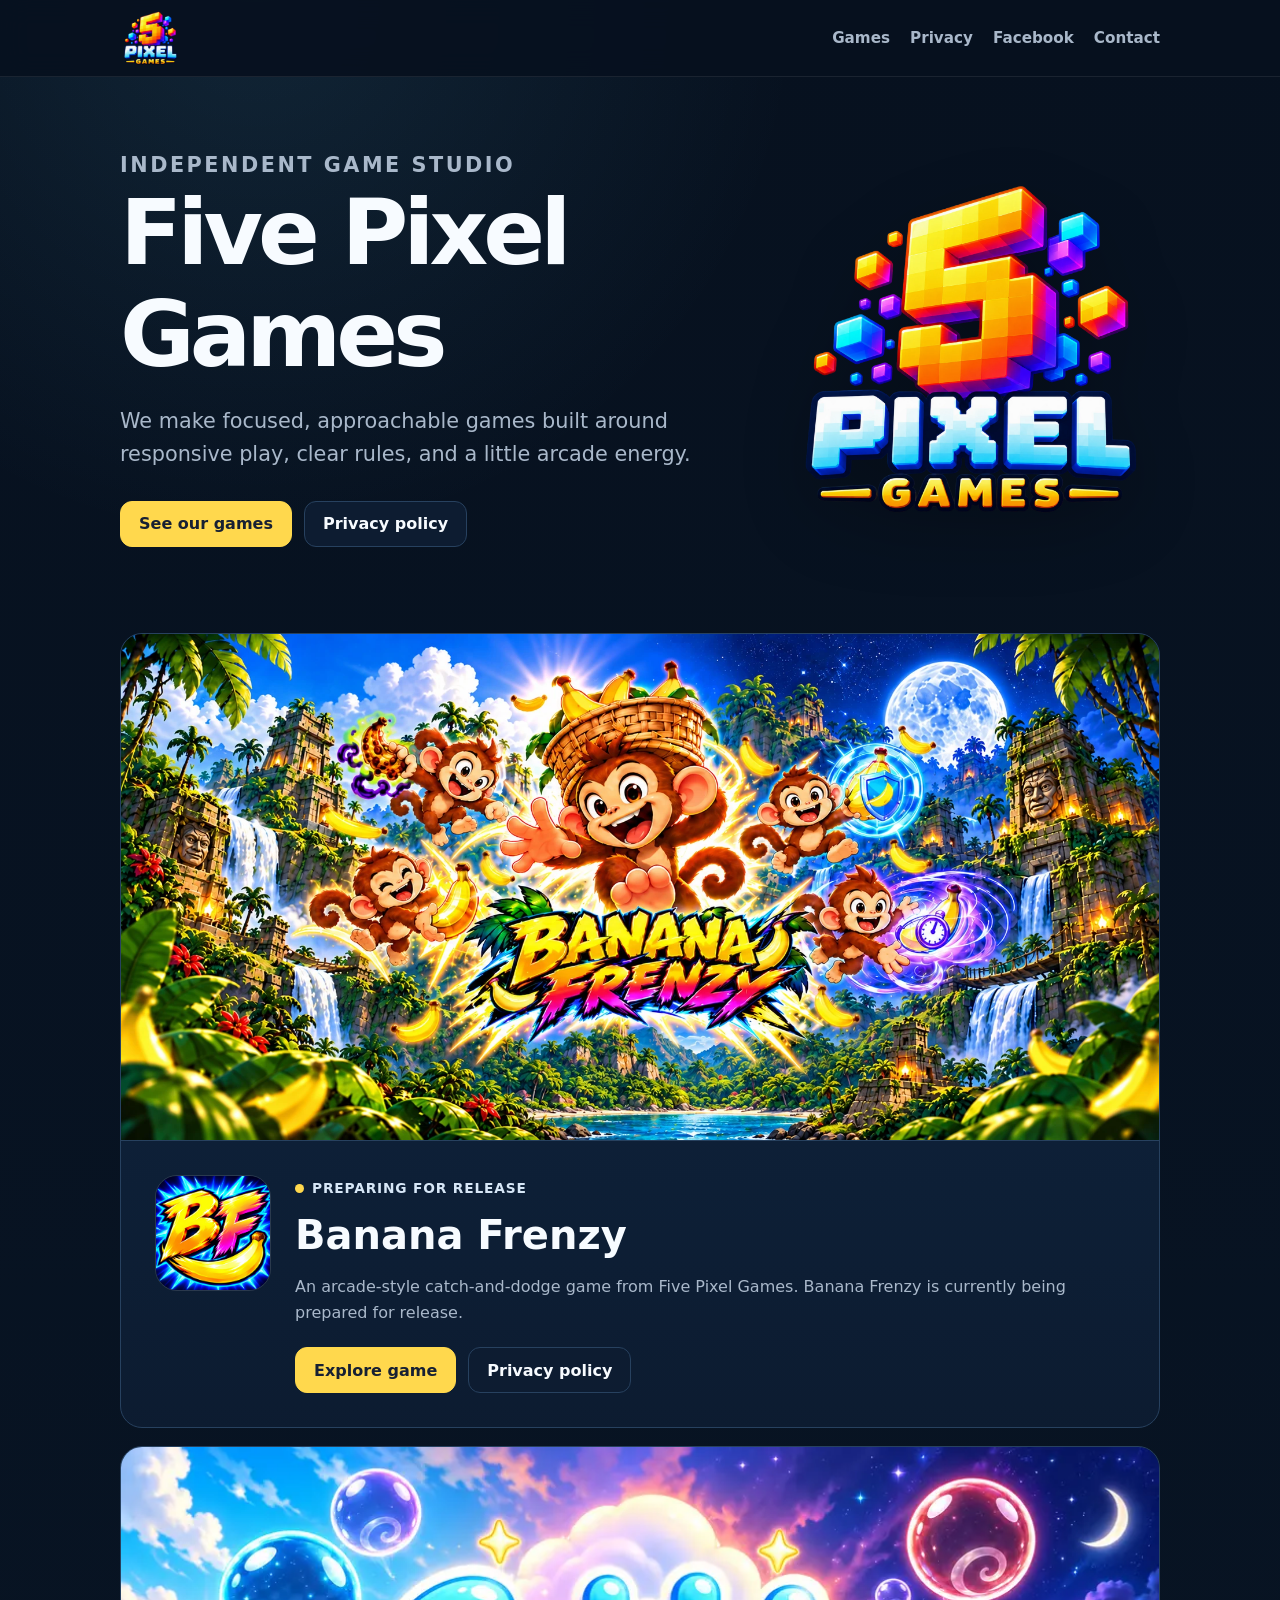
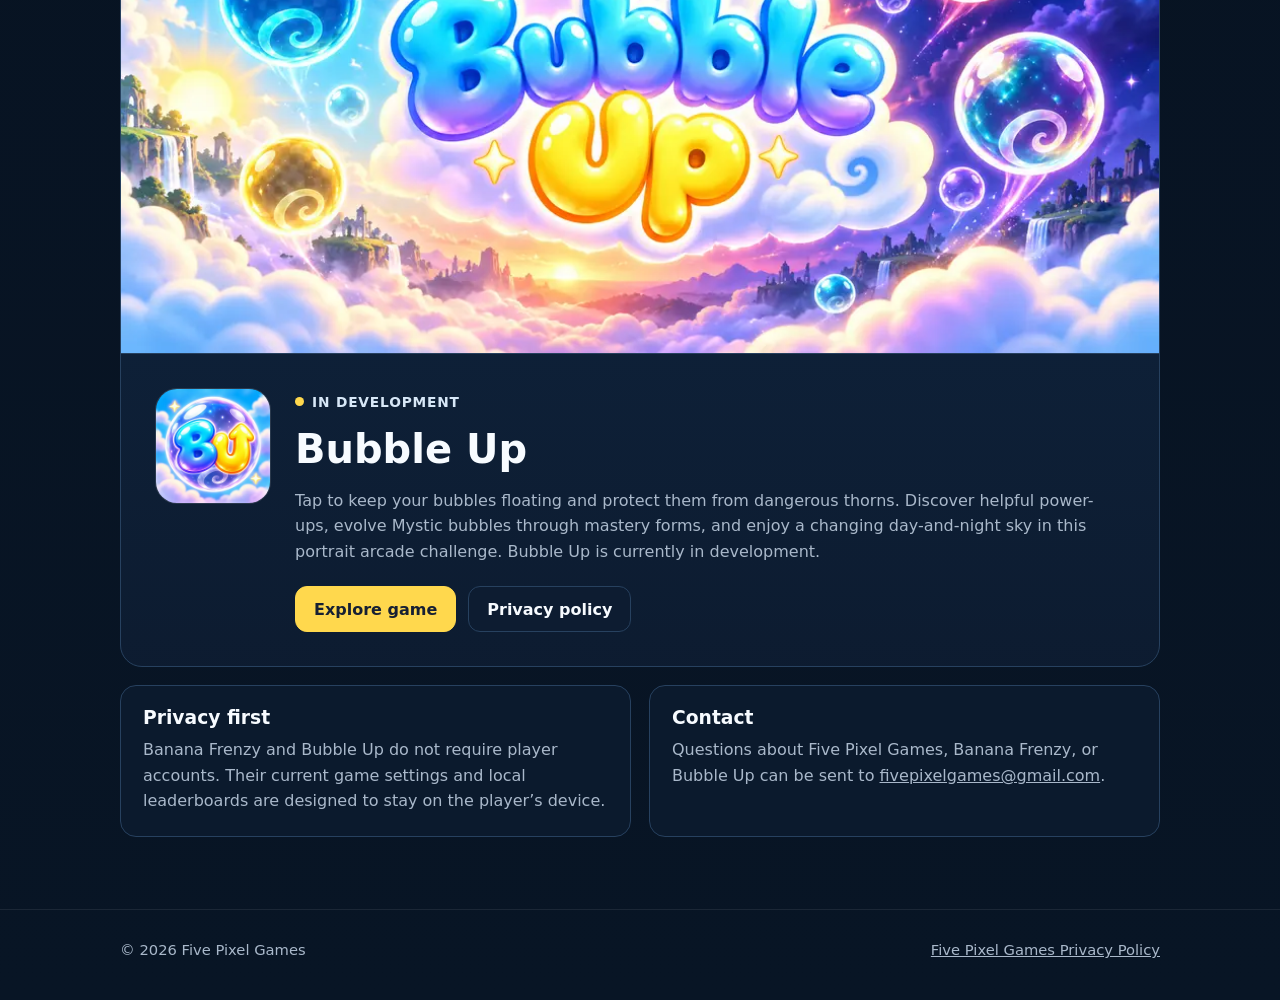
<file: index.html>
<!doctype html>
<html lang="en">
<head>
  <meta charset="utf-8">
  <meta name="viewport" content="width=device-width,initial-scale=1">
  <meta name="description" content="Five Pixel Games — independent game studio and home of Banana Frenzy and Bubble Up.">
  <title>Five Pixel Games</title>
  <link rel="stylesheet" href="styles.css">
</head>
<body>
  <header class="site-header">
    <div class="wrap nav">
      <a class="brand-mark" href="index.html" aria-label="Five Pixel Games home">
        <img src="5%20pixel%20master%20alpha.webp" alt="Five Pixel Games">
      </a>
      <nav class="nav-links" aria-label="Primary">
        <a href="#games">Games</a>
        <a href="privacy-policy.html">Privacy</a>
        <a href="https://www.facebook.com/profile.php?id=61595607810452" target="_blank" rel="noopener noreferrer" aria-label="Five Pixel Games on Facebook (opens in a new tab)">Facebook</a>
        <a href="mailto:fivepixelgames@gmail.com">Contact</a>
      </nav>
    </div>
  </header>

  <main>
    <section class="hero">
      <div class="wrap hero-grid">
        <div class="hero-copy">
          <p class="eyebrow">Independent game studio</p>
          <h1>Five Pixel Games</h1>
          <p>We make focused, approachable games built around responsive play, clear rules, and a little arcade energy.</p>
          <div class="actions">
            <a class="button primary" href="#games">See our games</a>
            <a class="button" href="privacy-policy.html">Privacy policy</a>
          </div>
        </div>
        <div class="hero-logo-wrap" aria-hidden="true">
          <img class="hero-logo" src="5%20pixel%20master%20alpha.webp" alt="">
        </div>
      </div>
    </section>

    <section class="section" id="games">
      <div class="wrap">
        <article class="game-card">
          <a href="banana-frenzy.html" aria-label="Explore Banana Frenzy game details" style="display:block"><img class="game-banner" src="Banana%20Frenzy%201024x500.webp" alt="Banana Frenzy promotional artwork"></a>
          <div class="game-body">
            <img class="game-icon" src="BF%20Icon%20Final.webp" alt="Banana Frenzy app icon">
            <div class="game-copy">
              <div class="status">Preparing for release</div>
              <h2><a href="banana-frenzy.html" style="text-decoration:none">Banana Frenzy</a></h2>
              <p>An arcade-style catch-and-dodge game from Five Pixel Games. Banana Frenzy is currently being prepared for release.</p>
              <div class="actions compact-actions">
                <a class="button primary" href="banana-frenzy.html">Explore game</a>
                <a class="button" href="privacy-policy.html">Privacy policy</a>
              </div>
            </div>
          </div>
        </article>

        <article class="game-card">
          <a href="bubble-up.html" aria-label="Explore Bubble Up game details" style="display:block"><img class="game-banner" src="BU_Feature_Graphic_Web.webp" alt="Bubble Up promotional artwork with Mystic bubbles and a day-to-night sky" loading="lazy" decoding="async"></a>
          <div class="game-body">
            <img class="game-icon" src="BU_Icon_Web.webp" alt="Bubble Up app icon" loading="lazy" decoding="async">
            <div class="game-copy">
              <div class="status">In development</div>
              <h2><a href="bubble-up.html" style="text-decoration:none">Bubble Up</a></h2>
              <p>Tap to keep your bubbles floating and protect them from dangerous thorns. Discover helpful power-ups, evolve Mystic bubbles through mastery forms, and enjoy a changing day-and-night sky in this portrait arcade challenge. Bubble Up is currently in development.</p>
              <div class="actions compact-actions">
                <a class="button primary" href="bubble-up.html">Explore game</a>
                <a class="button" href="privacy-policy.html">Privacy policy</a>
              </div>
            </div>
          </div>
        </article>

        <div class="grid">
          <div class="mini">
            <h3>Privacy first</h3>
            <p>Banana Frenzy and Bubble Up do not require player accounts. Their current game settings and local leaderboards are designed to stay on the player’s device.</p>
          </div>
          <div class="mini">
            <h3>Contact</h3>
            <p>Questions about Five Pixel Games, Banana Frenzy, or Bubble Up can be sent to <a href="mailto:fivepixelgames@gmail.com">fivepixelgames@gmail.com</a>.</p>
          </div>
        </div>
      </div>
    </section>
  </main>

  <footer>
    <div class="wrap footer-row">
      <span>© 2026 Five Pixel Games</span>
      <span><a href="privacy-policy.html">Five Pixel Games Privacy Policy</a></span>
    </div>
  </footer>
</body>
</html>
</file>
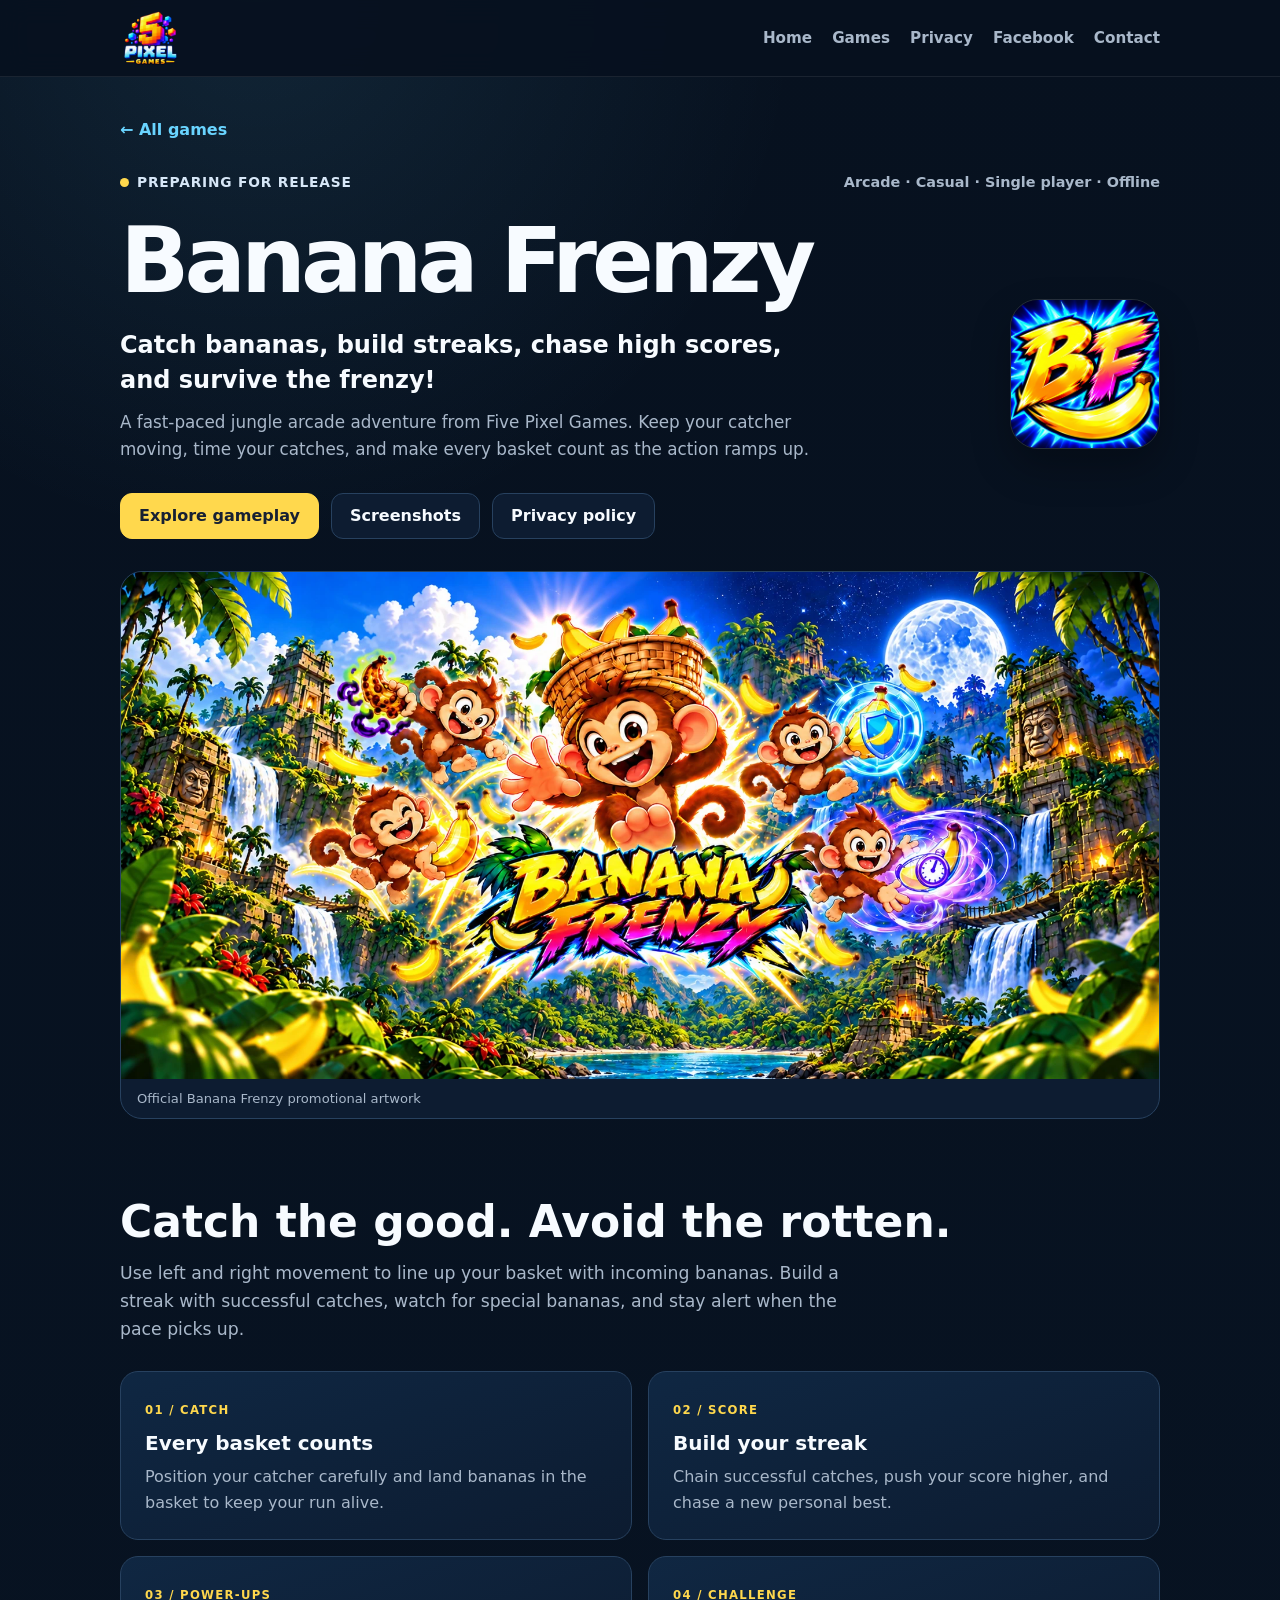
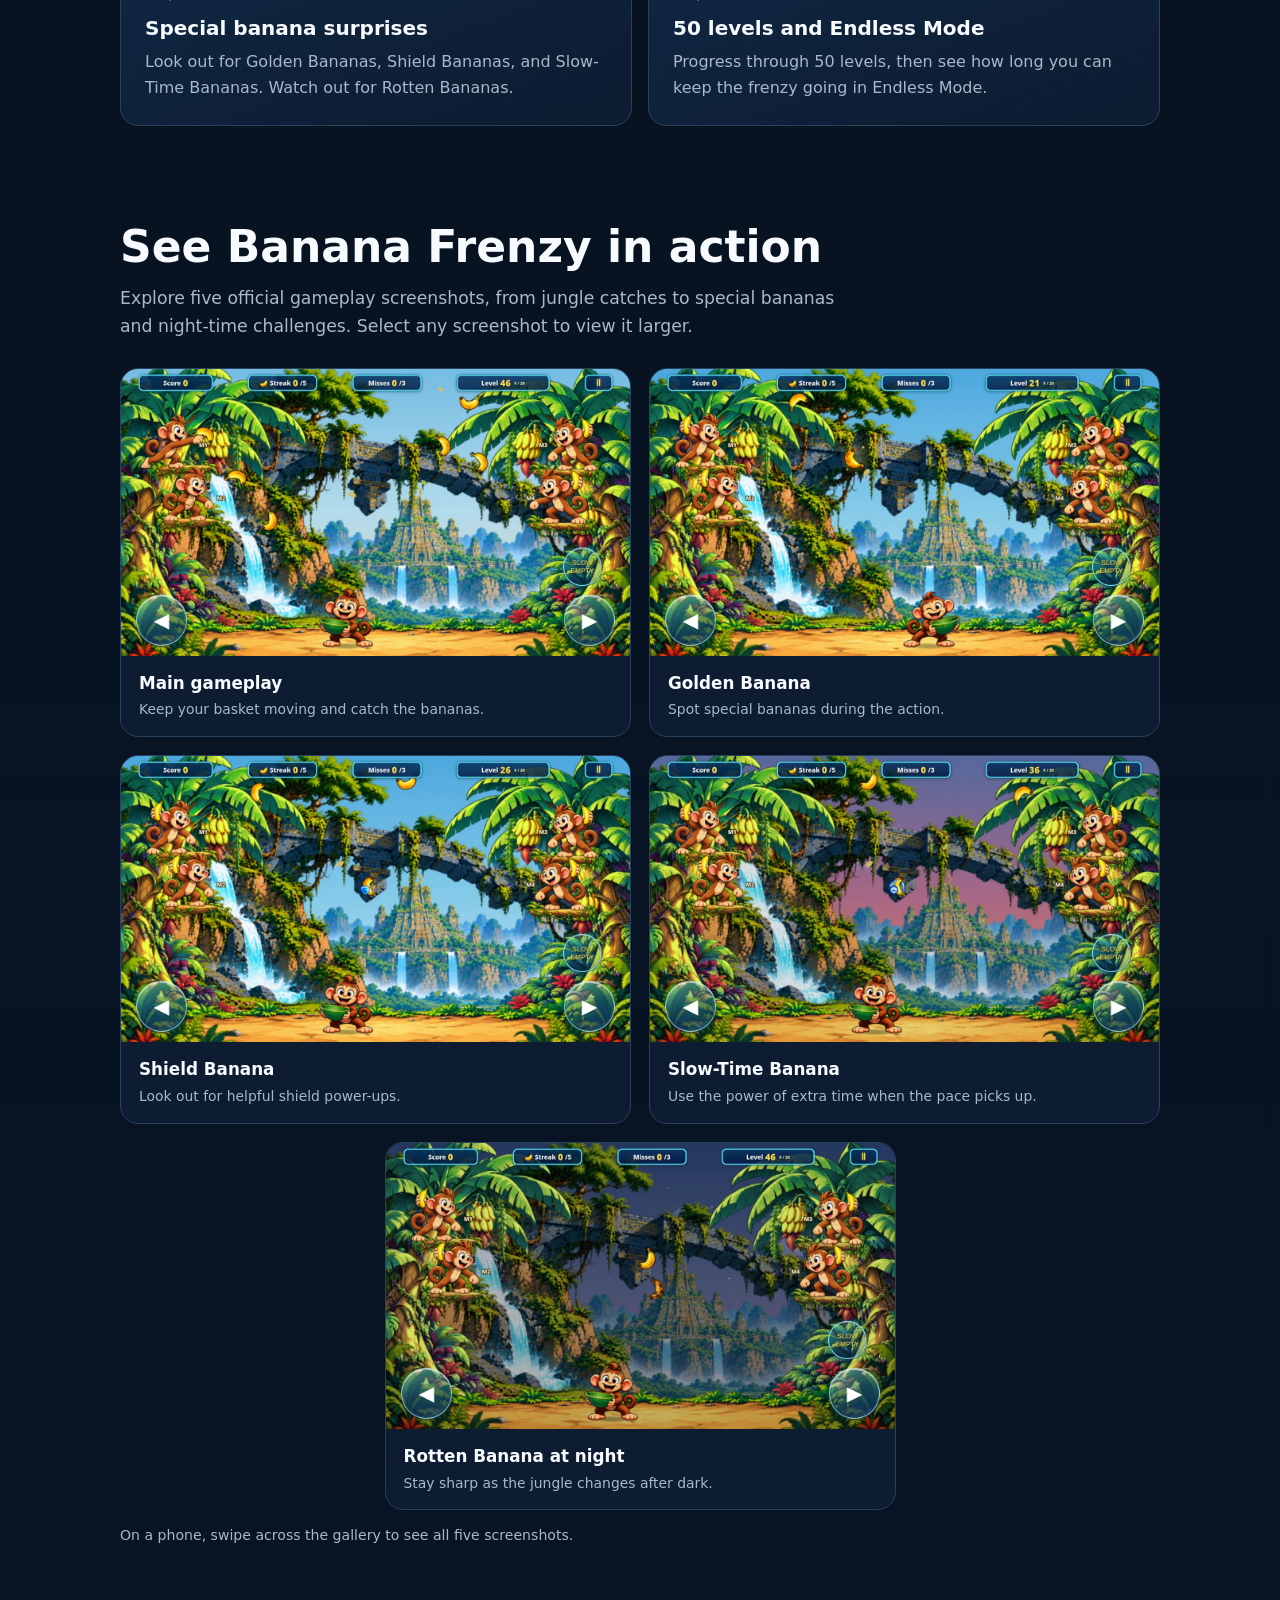
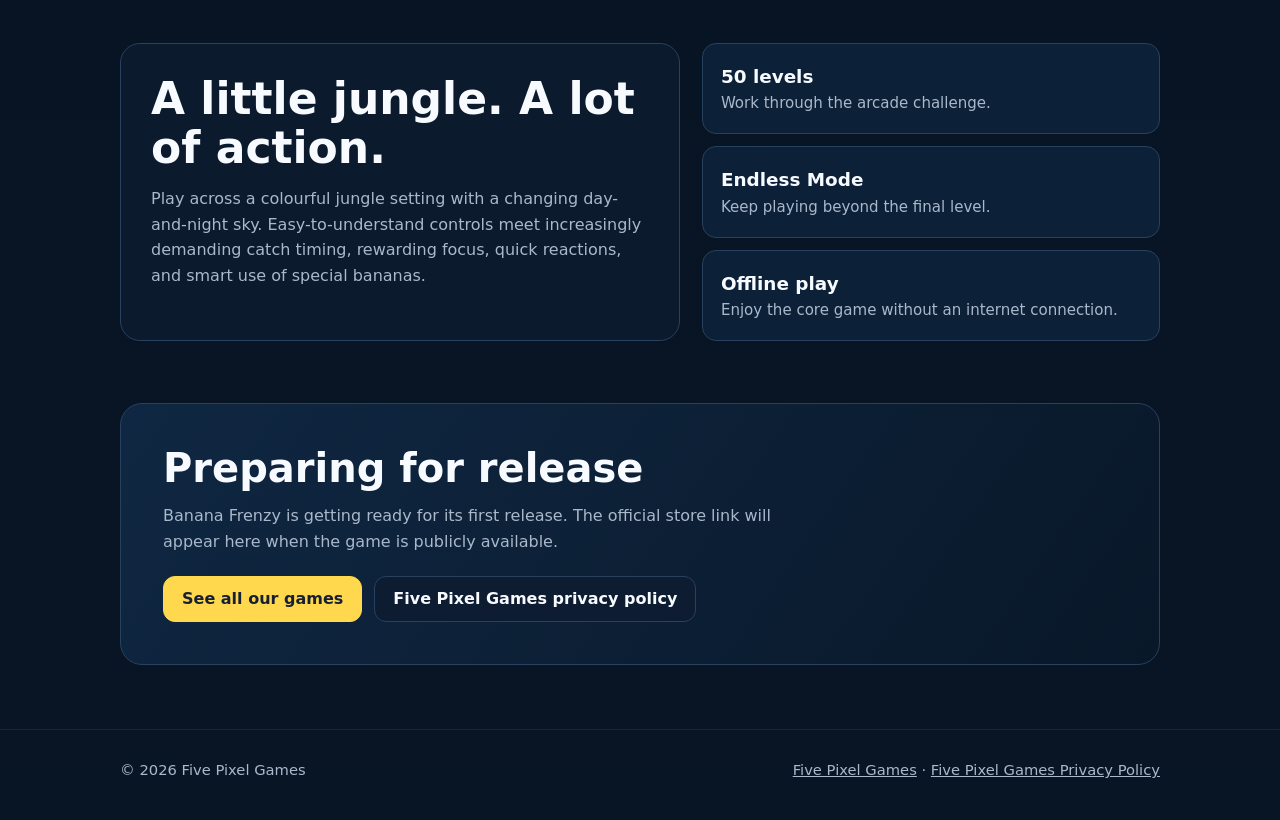
<file: banana-frenzy.html>
<!doctype html>
<html lang="en">
<head>
  <meta charset="utf-8">
  <meta name="viewport" content="width=device-width,initial-scale=1">
  <meta name="description" content="Banana Frenzy by Five Pixel Games: catch bananas, build streaks, chase high scores, and survive the frenzy. 50 levels plus Endless Mode.">
  <title>Banana Frenzy | Five Pixel Games</title>
  <link rel="stylesheet" href="styles.css">
  <style>
    .bf-back{display:inline-flex;align-items:center;gap:8px;color:var(--accent-2);font-weight:750;text-decoration:none;margin:0 0 28px}
    .bf-back:hover,.bf-back:focus-visible{text-decoration:underline}
    .bf-hero{padding:40px 0 30px}
    .bf-headerline{display:flex;align-items:center;justify-content:space-between;flex-wrap:wrap;gap:10px;margin-bottom:16px}
    .bf-headerline .status{margin:0}
    .bf-tags{color:var(--muted);font-size:.9rem;font-weight:650}
    .bf-lead{display:grid;grid-template-columns:minmax(0,1fr) 150px;align-items:center;gap:32px}
    .bf-lead h1{font-size:clamp(3rem,8vw,5.7rem);margin:0 0 16px}
    .bf-tagline{font-size:clamp(1.16rem,2.5vw,1.5rem);line-height:1.45;color:var(--text);font-weight:750;max-width:670px;margin:0 0 12px}
    .bf-intro{font-size:1.05rem;max-width:690px;color:var(--muted);margin:0}
    .bf-icon{width:150px;height:150px;border-radius:28px;box-shadow:0 18px 38px rgba(0,0,0,.28);border:1px solid rgba(255,255,255,.12)}
    .bf-art{margin:32px 0 0;overflow:hidden;border-radius:22px;border:1px solid var(--line);background:var(--panel)}
    .bf-art img{width:100%;height:auto;aspect-ratio:1024/500;object-fit:cover}
    .bf-art figcaption{padding:9px 16px;color:var(--muted);font-size:.82rem}
    .bf-section{padding:48px 0}
    .bf-section h2{font-size:clamp(1.9rem,5vw,2.75rem);margin:0 0 14px}
    .bf-section-lede{max-width:740px;margin:0 0 28px;color:var(--muted);font-size:1.08rem}
    .bf-features{display:grid;grid-template-columns:repeat(2,minmax(0,1fr));gap:16px}
    .bf-feature{background:linear-gradient(160deg,rgba(16,40,68,.95),rgba(13,28,49,.95));border:1px solid var(--line);border-radius:18px;padding:24px}
    .bf-feature h3{font-size:1.25rem;margin:0 0 10px;color:var(--text)}
    .bf-feature p{margin:0;color:var(--muted)}
    .bf-feature-label{display:inline-block;color:var(--accent);letter-spacing:.11em;text-transform:uppercase;font-weight:850;font-size:.73rem;margin-bottom:12px}
    .bf-play{display:grid;grid-template-columns:minmax(0,1.1fr) minmax(220px,.9fr);gap:22px;align-items:stretch}
    .bf-play-copy{padding:30px;border:1px solid var(--line);border-radius:20px;background:rgba(13,28,49,.72)}
    .bf-play-copy p{color:var(--muted);margin:0}
    .bf-play-points{display:grid;gap:12px}
    .bf-play-point{border:1px solid var(--line);border-radius:14px;padding:18px;background:rgba(16,40,68,.62)}
    .bf-play-point strong{display:block;color:var(--text);font-size:1.15rem}
    .bf-play-point span{display:block;color:var(--muted);font-size:.94rem}

    .bf-gallery{display:grid;grid-template-columns:repeat(2,minmax(0,1fr));gap:18px}
    .bf-shot{display:block;text-decoration:none;color:inherit;overflow:hidden;border:1px solid var(--line);border-radius:18px;background:var(--panel);transition:transform .16s ease,border-color .16s ease}
    .bf-shot:hover{transform:translateY(-2px);border-color:var(--accent-2)}
    .bf-shot:focus-visible{outline:3px solid var(--accent-2);outline-offset:3px}
    .bf-shot img{display:block;width:100%;height:auto;aspect-ratio:16/9;object-fit:cover}
    .bf-shot-caption{display:block;padding:14px 18px 16px}
    .bf-shot-caption strong{display:block;font-size:1.05rem}
    .bf-shot-caption small{display:block;color:var(--muted);font-size:.87rem;line-height:1.4;margin-top:4px}
    .bf-shot:last-child{grid-column:1/-1;width:calc((100% - 18px)/2);justify-self:center}
    .bf-gallery-note{color:var(--muted);font-size:.88rem;margin:14px 0 0}
    @media(hover:none){.bf-shot:hover{transform:none}}
    .bf-cta{border:1px solid var(--line);border-radius:22px;padding:clamp(24px,5vw,42px);background:linear-gradient(125deg,rgba(16,40,68,.96),rgba(9,24,41,.96));margin:14px 0 64px}
    .bf-cta h2{font-size:clamp(1.9rem,5vw,2.5rem);margin:0 0 12px}
    .bf-cta p{color:var(--muted);max-width:650px;margin:0}
    .bf-cta .actions{margin-top:22px}
    @media(max-width:700px){
      .bf-hero{padding-top:26px}
      .bf-lead{grid-template-columns:1fr;gap:20px}
      .bf-icon{width:96px;height:96px;border-radius:19px;grid-row:1}
      .bf-features,.bf-play{grid-template-columns:1fr}
      .bf-gallery{display:flex;overflow-x:auto;scroll-snap-type:x mandatory;gap:14px;padding:2px 2px 15px;overscroll-behavior-x:contain;-webkit-overflow-scrolling:touch}
      .bf-shot,.bf-shot:last-child{flex:0 0 min(82vw,370px);width:auto;scroll-snap-align:start;justify-self:auto}
      .bf-shot-caption{padding:12px 14px 14px}
      .bf-section{padding:34px 0}
      .bf-art{margin-top:26px;border-radius:16px}
      .bf-feature{padding:20px}
      .bf-cta{margin-bottom:36px}
    }
  </style>
</head>
<body>
  <header class="site-header">
    <div class="wrap nav">
      <a class="brand-mark" href="index.html" aria-label="Five Pixel Games home">
        <img src="5%20pixel%20master%20alpha.webp" alt="Five Pixel Games">
      </a>
      <nav class="nav-links" aria-label="Primary">
        <a href="index.html">Home</a>
        <a href="index.html#games">Games</a>
        <a href="privacy-policy.html">Privacy</a>
        <a href="https://www.facebook.com/profile.php?id=61595607810452" target="_blank" rel="noopener noreferrer" aria-label="Five Pixel Games on Facebook (opens in a new tab)">Facebook</a>
        <a href="mailto:fivepixelgames@gmail.com">Contact</a>
      </nav>
    </div>
  </header>

  <main>
    <section class="bf-hero">
      <div class="wrap">
        <a class="bf-back" href="index.html#games" aria-label="Back to all games">&#8592; All games</a>
        <div class="bf-headerline">
          <div class="status">Preparing for release</div>
          <div class="bf-tags">Arcade &middot; Casual &middot; Single player &middot; Offline</div>
        </div>
        <div class="bf-lead">
          <div>
            <h1>Banana Frenzy</h1>
            <p class="bf-tagline">Catch bananas, build streaks, chase high scores, and survive the frenzy!</p>
            <p class="bf-intro">A fast-paced jungle arcade adventure from Five Pixel Games. Keep your catcher moving, time your catches, and make every basket count as the action ramps up.</p>
            <div class="actions">
              <a class="button primary" href="#gameplay">Explore gameplay</a>
              <a class="button" href="#screenshots">Screenshots</a>
              <a class="button" href="privacy-policy.html">Privacy policy</a>
            </div>
          </div>
          <img class="bf-icon" src="BF%20Icon%20Final.webp" alt="Banana Frenzy official app icon" width="150" height="150">
        </div>
        <figure class="bf-art">
          <img src="Banana%20Frenzy%201024x500.webp" alt="Banana Frenzy official jungle-themed promotional artwork" width="1024" height="500" fetchpriority="high">
          <figcaption>Official Banana Frenzy promotional artwork</figcaption>
        </figure>
      </div>
    </section>

    <section class="bf-section" id="gameplay" aria-labelledby="bf-gameplay-heading">
      <div class="wrap">
        <h2 id="bf-gameplay-heading">Catch the good. Avoid the rotten.</h2>
        <p class="bf-section-lede">Use left and right movement to line up your basket with incoming bananas. Build a streak with successful catches, watch for special bananas, and stay alert when the pace picks up.</p>
        <div class="bf-features">
          <article class="bf-feature">
            <span class="bf-feature-label">01 / Catch</span>
            <h3>Every basket counts</h3>
            <p>Position your catcher carefully and land bananas in the basket to keep your run alive.</p>
          </article>
          <article class="bf-feature">
            <span class="bf-feature-label">02 / Score</span>
            <h3>Build your streak</h3>
            <p>Chain successful catches, push your score higher, and chase a new personal best.</p>
          </article>
          <article class="bf-feature">
            <span class="bf-feature-label">03 / Power-ups</span>
            <h3>Special banana surprises</h3>
            <p>Look out for Golden Bananas, Shield Bananas, and Slow-Time Bananas. Watch out for Rotten Bananas.</p>
          </article>
          <article class="bf-feature">
            <span class="bf-feature-label">04 / Challenge</span>
            <h3>50 levels and Endless Mode</h3>
            <p>Progress through 50 levels, then see how long you can keep the frenzy going in Endless Mode.</p>
          </article>
        </div>
      </div>
    </section>


    <section class="bf-section" id="screenshots" aria-labelledby="bf-screens-heading">
      <div class="wrap">
        <h2 id="bf-screens-heading">See Banana Frenzy in action</h2>
        <p class="bf-section-lede">Explore five official gameplay screenshots, from jungle catches to special bananas and night-time challenges. Select any screenshot to view it larger.</p>
        <div class="bf-gallery">
          <a class="bf-shot" href="screenshots/01_Hero.webp" target="_blank" rel="noopener" aria-label="View full-size screenshot: Main gameplay">
            <img src="screenshots/01_Hero.webp" alt="Banana Frenzy gameplay with monkeys, jungle scenery and the catcher at Level 46" width="1280" height="720" loading="lazy" decoding="async">
            <span class="bf-shot-caption"><strong>Main gameplay</strong><small>Keep your basket moving and catch the bananas.</small></span>
          </a>
          <a class="bf-shot" href="screenshots/02_Golden.webp" target="_blank" rel="noopener" aria-label="View full-size screenshot: Golden Banana">
            <img src="screenshots/02_Golden.webp" alt="Banana Frenzy Golden Banana gameplay screenshot" width="1280" height="720" loading="lazy" decoding="async">
            <span class="bf-shot-caption"><strong>Golden Banana</strong><small>Spot special bananas during the action.</small></span>
          </a>
          <a class="bf-shot" href="screenshots/03_Shield.webp" target="_blank" rel="noopener" aria-label="View full-size screenshot: Shield Banana">
            <img src="screenshots/03_Shield.webp" alt="Banana Frenzy Shield Banana gameplay screenshot" width="1280" height="720" loading="lazy" decoding="async">
            <span class="bf-shot-caption"><strong>Shield Banana</strong><small>Look out for helpful shield power-ups.</small></span>
          </a>
          <a class="bf-shot" href="screenshots/04_Slow.webp" target="_blank" rel="noopener" aria-label="View full-size screenshot: Slow-Time Banana">
            <img src="screenshots/04_Slow.webp" alt="Banana Frenzy Slow-Time Banana gameplay screenshot at sunset" width="1280" height="720" loading="lazy" decoding="async">
            <span class="bf-shot-caption"><strong>Slow-Time Banana</strong><small>Use the power of extra time when the pace picks up.</small></span>
          </a>
          <a class="bf-shot" href="screenshots/05_Rotten_Night.webp" target="_blank" rel="noopener" aria-label="View full-size screenshot: Rotten Banana at night">
            <img src="screenshots/05_Rotten_Night.webp" alt="Banana Frenzy Rotten Banana gameplay screenshot in the darker nighttime jungle" width="1280" height="720" loading="lazy" decoding="async">
            <span class="bf-shot-caption"><strong>Rotten Banana at night</strong><small>Stay sharp as the jungle changes after dark.</small></span>
          </a>
        </div>
        <p class="bf-gallery-note">On a phone, swipe across the gallery to see all five screenshots.</p>
      </div>
    </section>

    <section class="bf-section" aria-labelledby="bf-adventure-heading">
      <div class="wrap bf-play">
        <div class="bf-play-copy">
          <h2 id="bf-adventure-heading">A little jungle. A lot of action.</h2>
          <p>Play across a colourful jungle setting with a changing day-and-night sky. Easy-to-understand controls meet increasingly demanding catch timing, rewarding focus, quick reactions, and smart use of special bananas.</p>
        </div>
        <div class="bf-play-points">
          <div class="bf-play-point"><strong>50 levels</strong><span>Work through the arcade challenge.</span></div>
          <div class="bf-play-point"><strong>Endless Mode</strong><span>Keep playing beyond the final level.</span></div>
          <div class="bf-play-point"><strong>Offline play</strong><span>Enjoy the core game without an internet connection.</span></div>
        </div>
      </div>
    </section>

    <div class="wrap">
      <section class="bf-cta" aria-labelledby="bf-release-heading">
        <h2 id="bf-release-heading">Preparing for release</h2>
        <p>Banana Frenzy is getting ready for its first release. The official store link will appear here when the game is publicly available.</p>
        <div class="actions">
          <a class="button primary" href="index.html#games">See all our games</a>
          <a class="button" href="privacy-policy.html">Five Pixel Games privacy policy</a>
        </div>
      </section>
    </div>
  </main>

  <footer>
    <div class="wrap footer-row">
      <span>&copy; 2026 Five Pixel Games</span>
      <span><a href="index.html">Five Pixel Games</a> &middot; <a href="privacy-policy.html">Five Pixel Games Privacy Policy</a></span>
    </div>
  </footer>
</body>
</html>
</file>
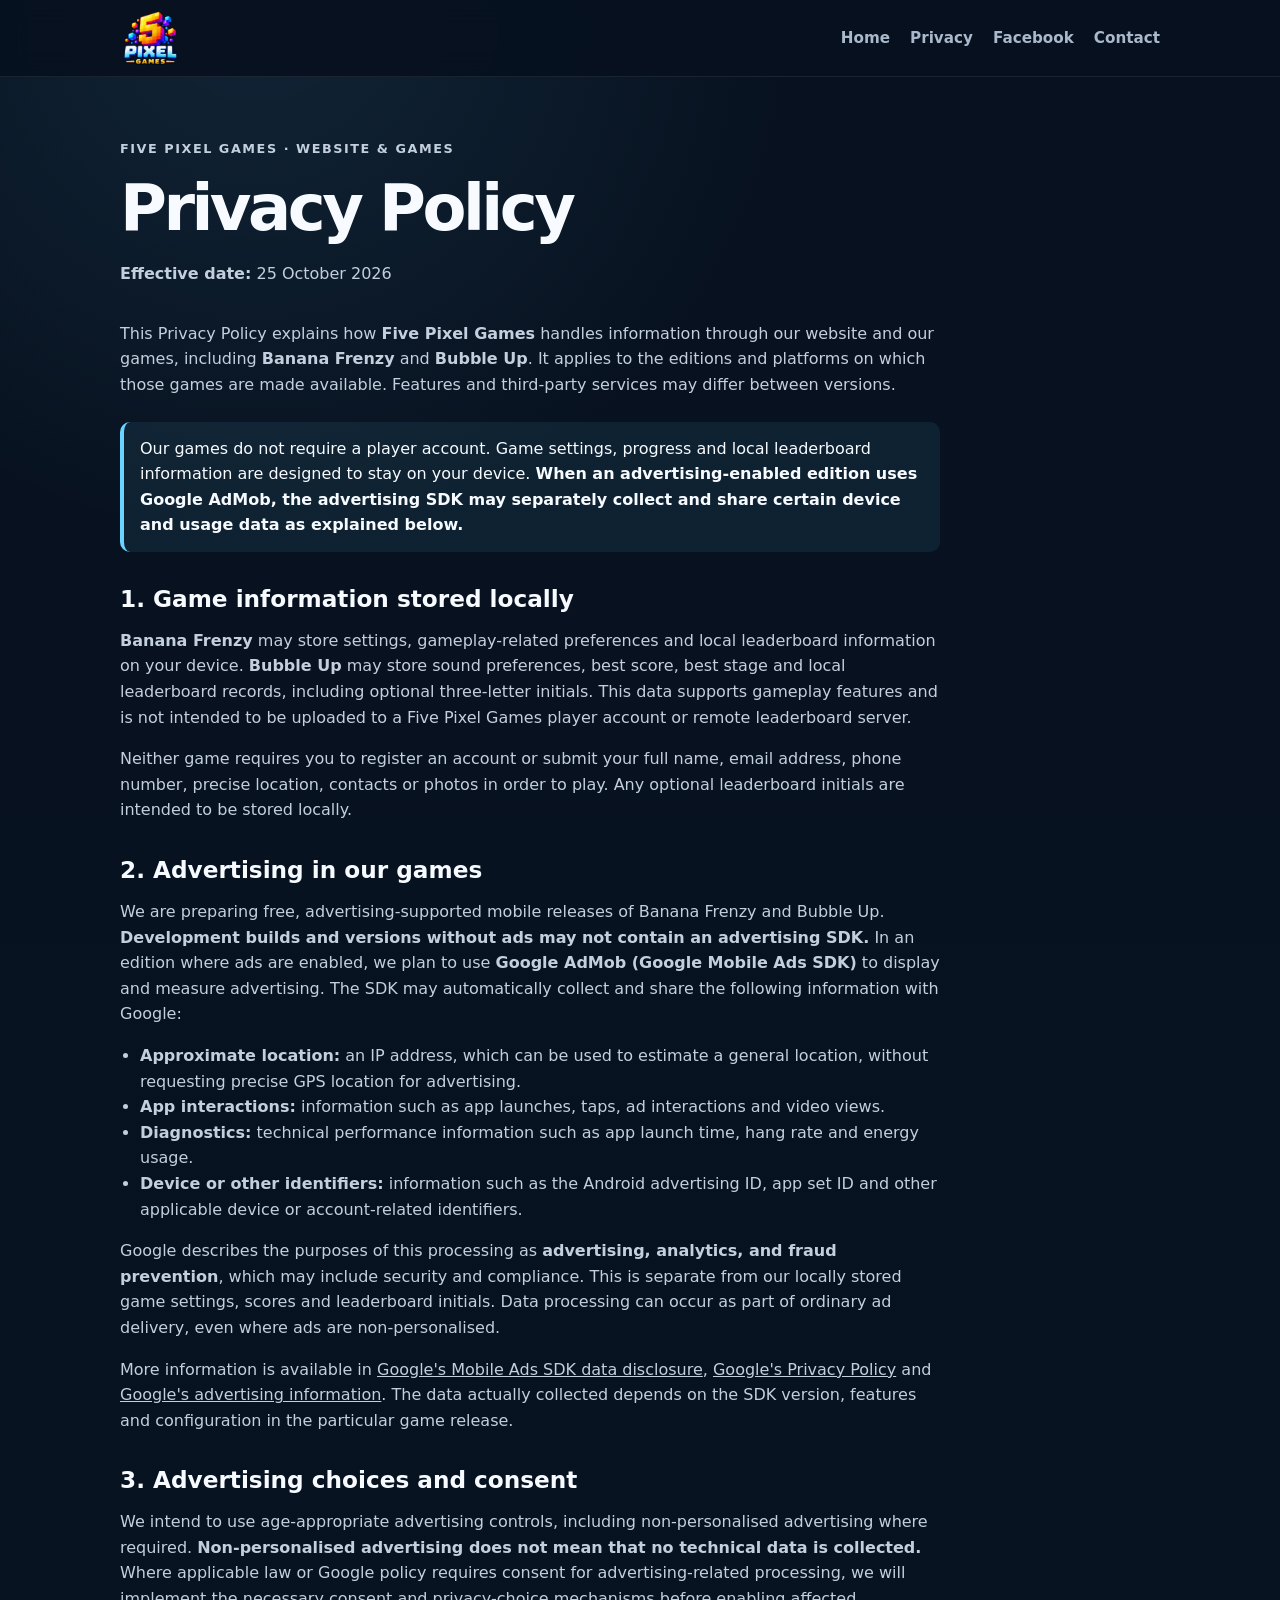
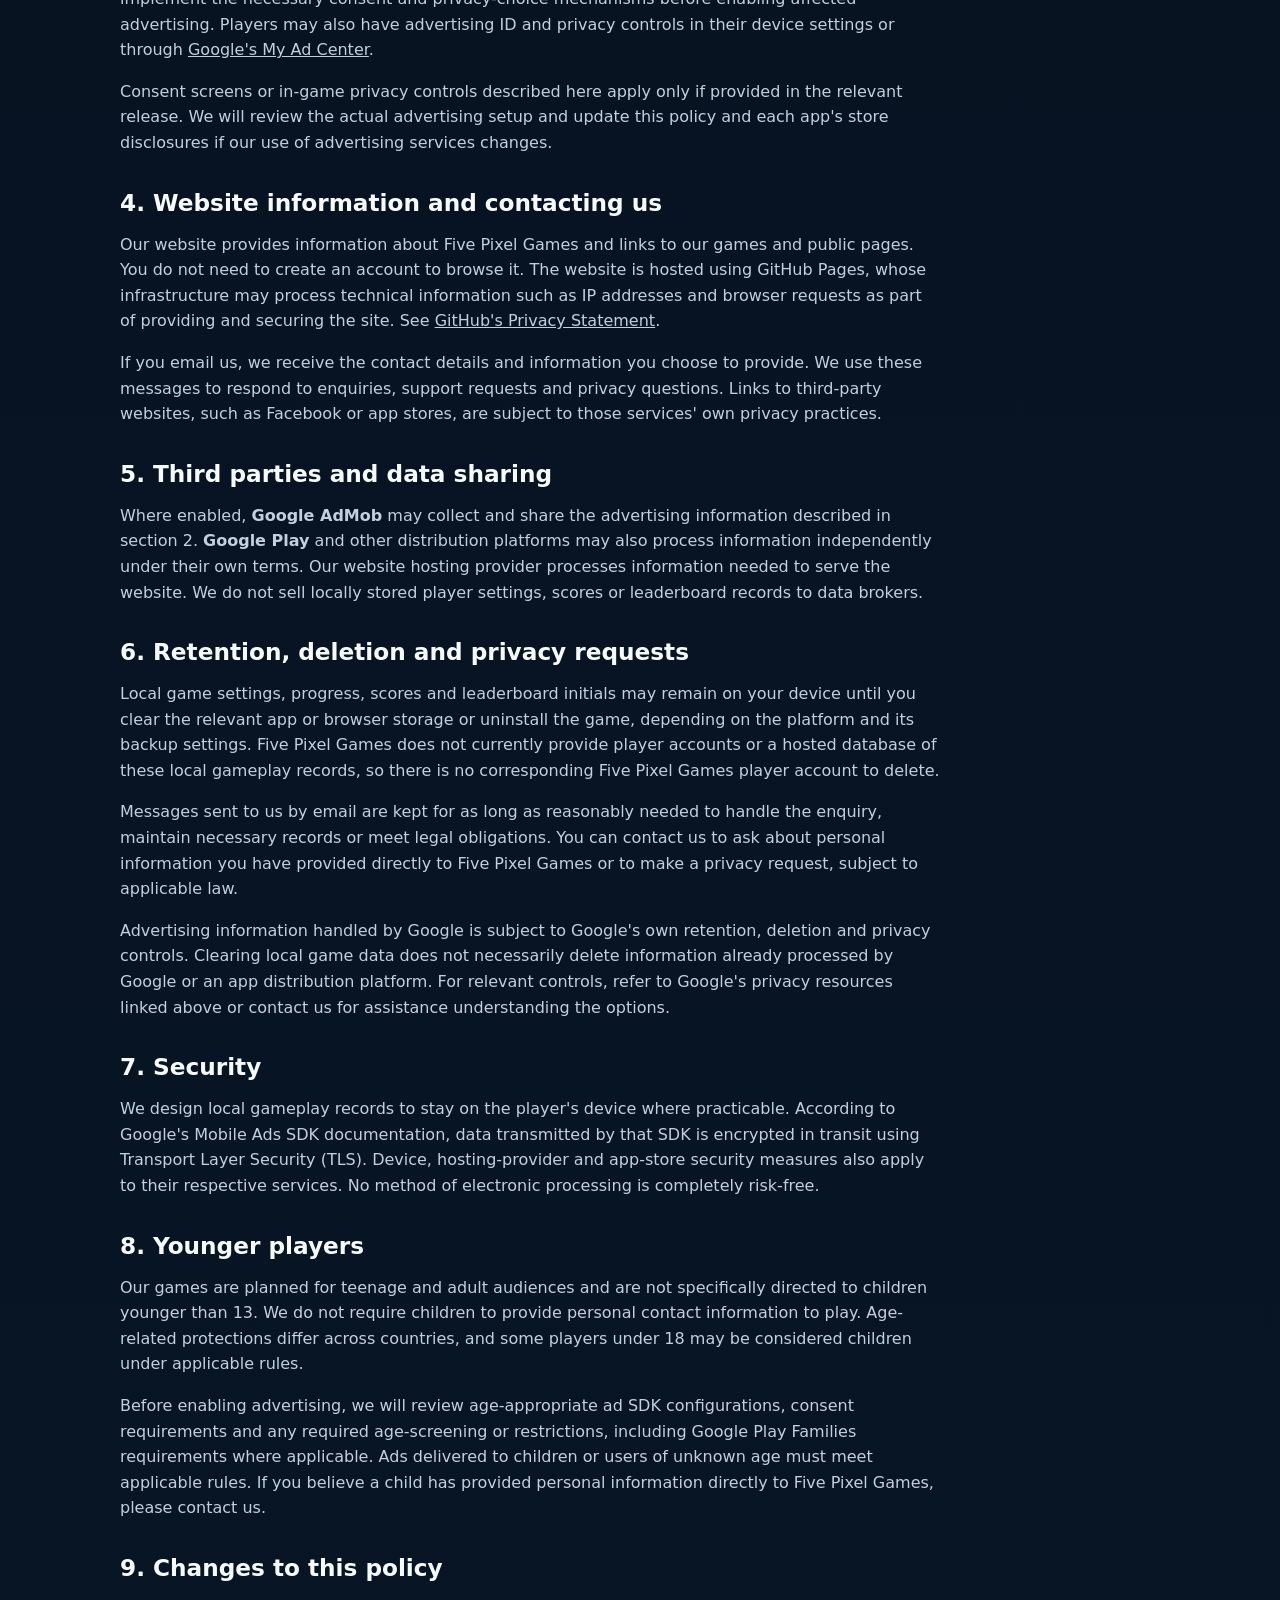
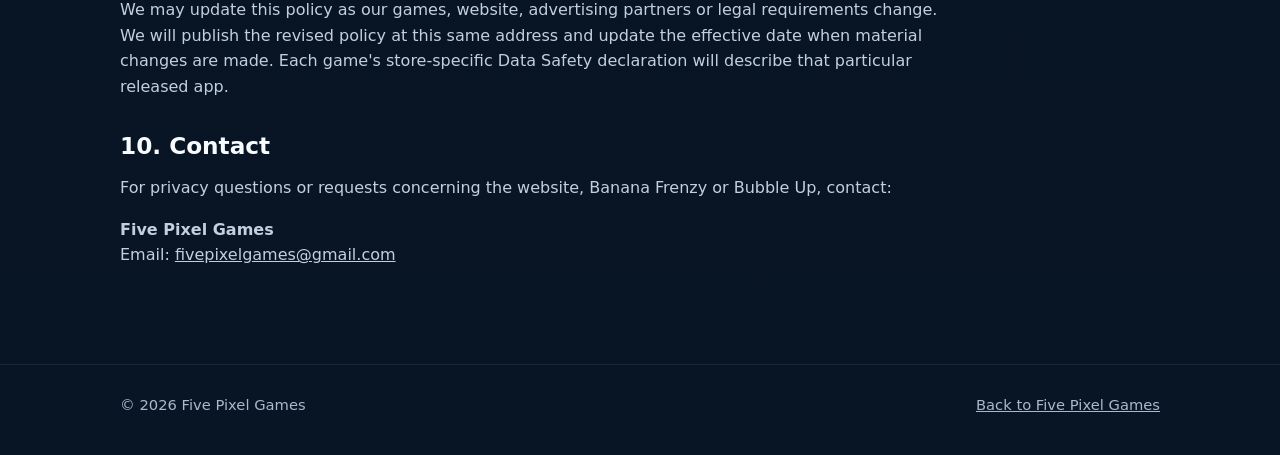
<file: bubble-up-privacy-policy.html>
<!doctype html>
<html lang="en">
<head>
  <meta charset="utf-8">
  <meta name="viewport" content="width=device-width,initial-scale=1">
  <meta name="description" content="The Five Pixel Games shared Privacy Policy for Bubble Up, Banana Frenzy and the website.">
  <meta http-equiv="refresh" content="0; url=privacy-policy.html">
  <link rel="canonical" href="https://fivepixel1974.github.io/privacy-policy.html">
  <link rel="stylesheet" href="styles.css">
  <title>Privacy Policy | Five Pixel Games</title>
</head>
<body>
  <header class="site-header"><div class="wrap nav">
    <a class="brand-mark" href="index.html" aria-label="Five Pixel Games home"><img src="5%20pixel%20master%20alpha.webp" alt="Five Pixel Games"></a>
    <nav class="nav-links" aria-label="Primary"><a href="index.html">Home</a><a href="privacy-policy.html" aria-current="page">Privacy</a><a href="mailto:fivepixelgames@gmail.com">Contact</a></nav>
  </div></header>
  <main class="prose"><div class="wrap"><article>
    <p class="eyebrow">Bubble Up · Five Pixel Games</p>
    <h1>Privacy Policy</h1>
    <p>Our Privacy Policy now covers <strong>Bubble Up</strong>, <strong>Banana Frenzy</strong> and the <strong>Five Pixel Games website</strong> in one place.</p>
    <p><a href="privacy-policy.html">Read the current Five Pixel Games Privacy Policy</a>.</p>
  </article></div></main>
  <footer><div class="wrap footer-row"><span>© 2026 Five Pixel Games</span><span><a href="privacy-policy.html">Shared Privacy Policy</a></span></div></footer>
</body>
</html>
</file>
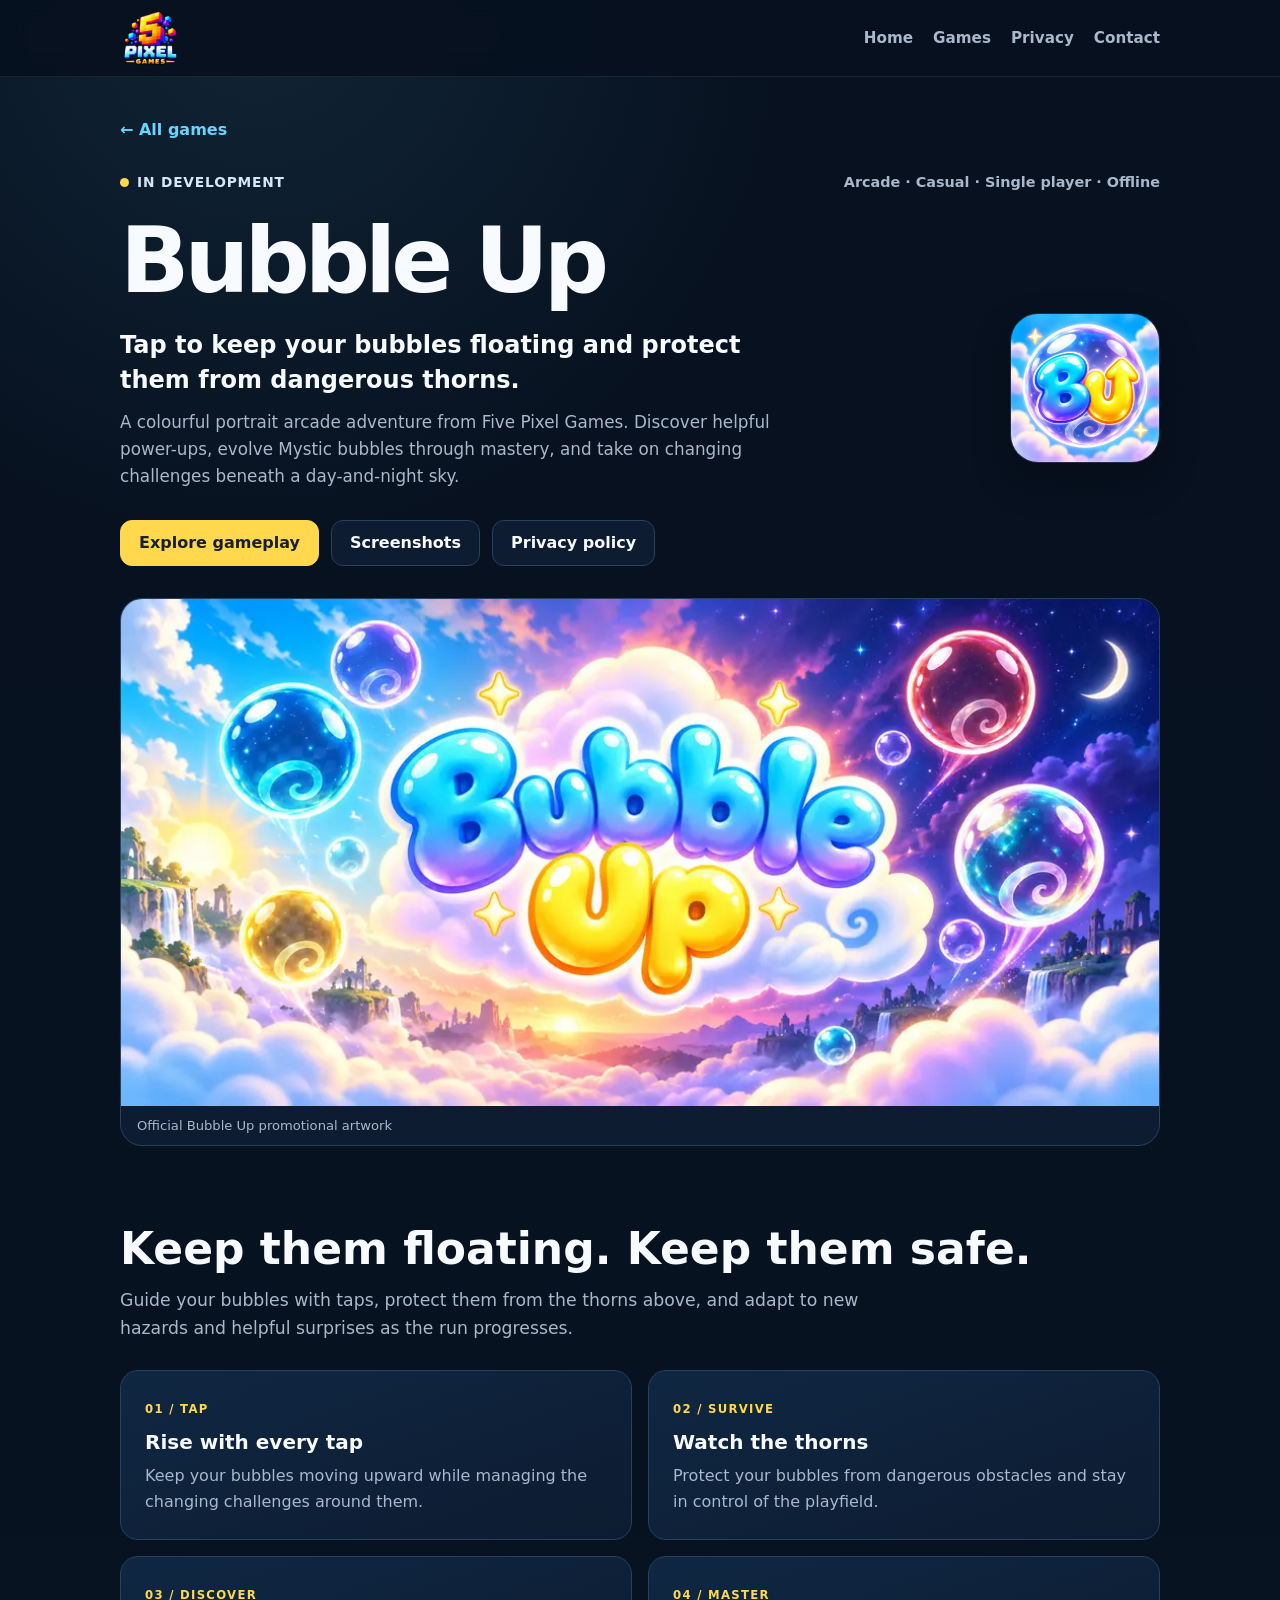
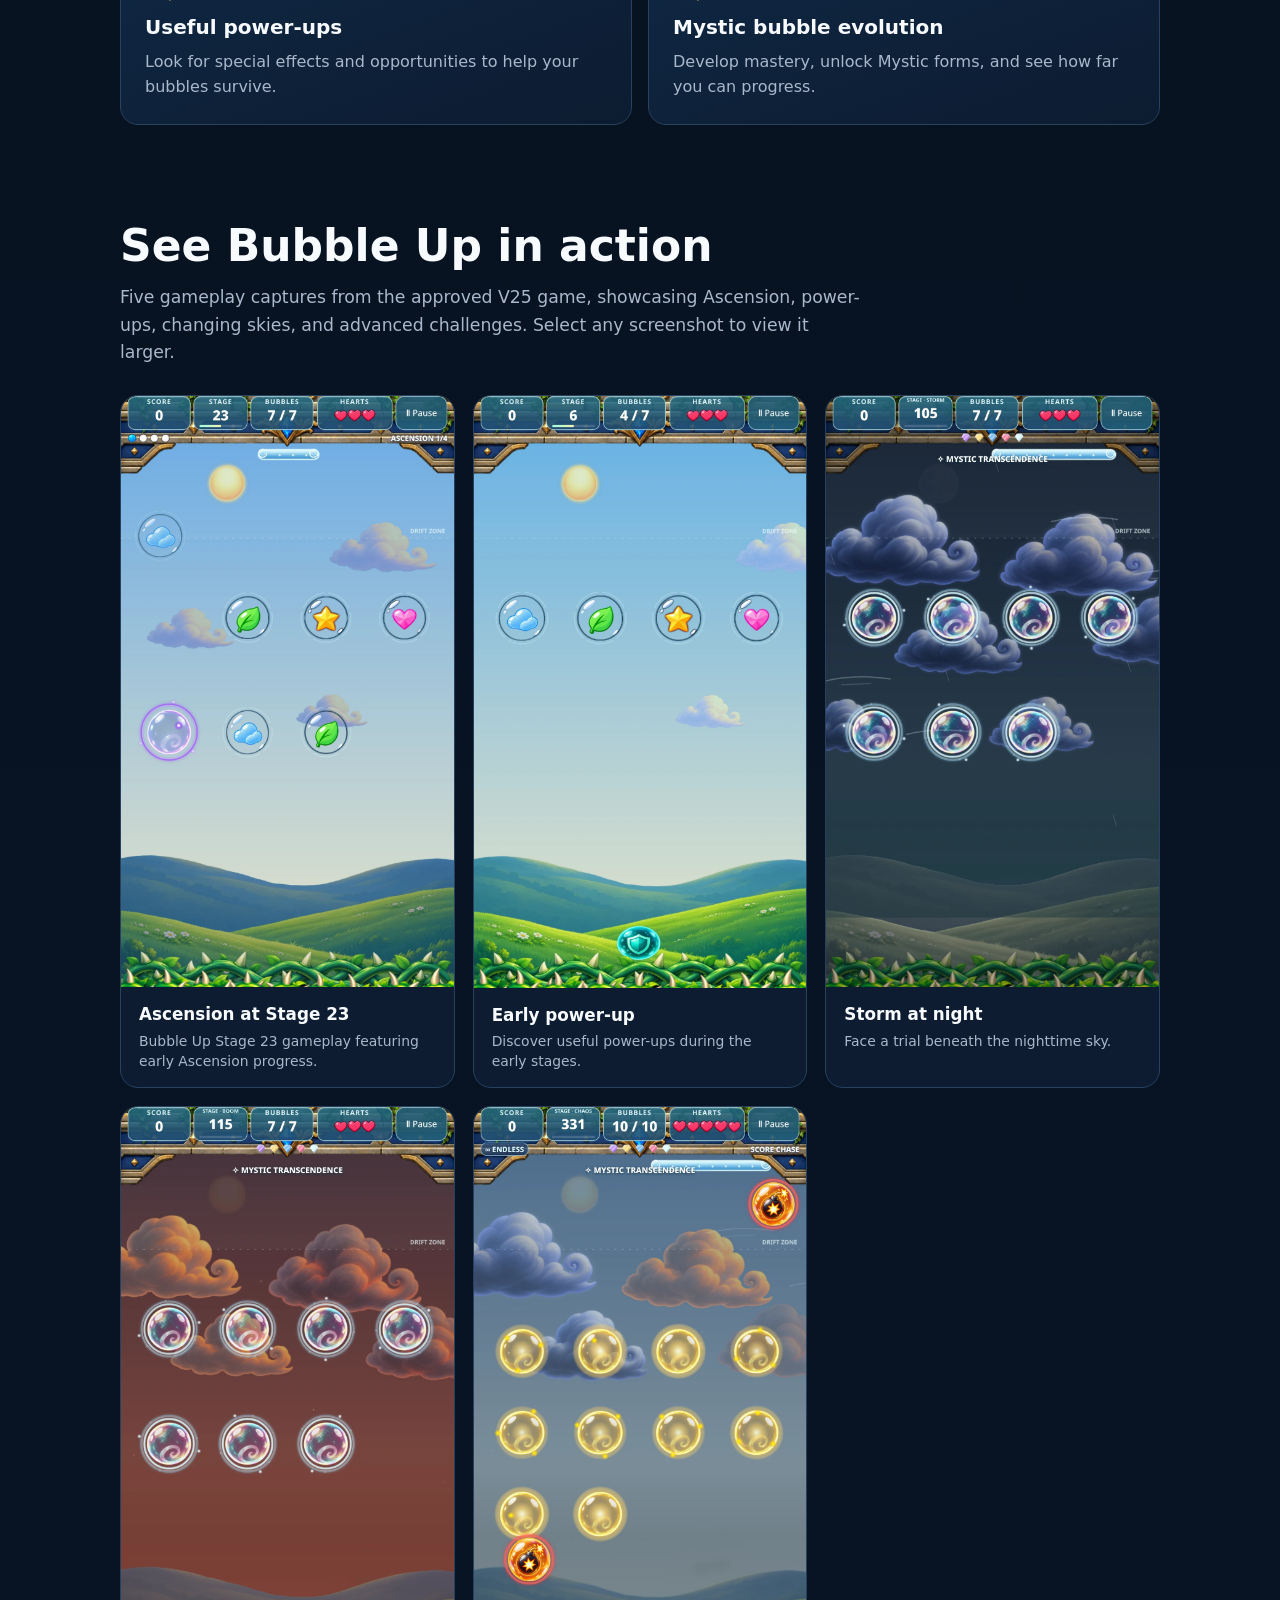
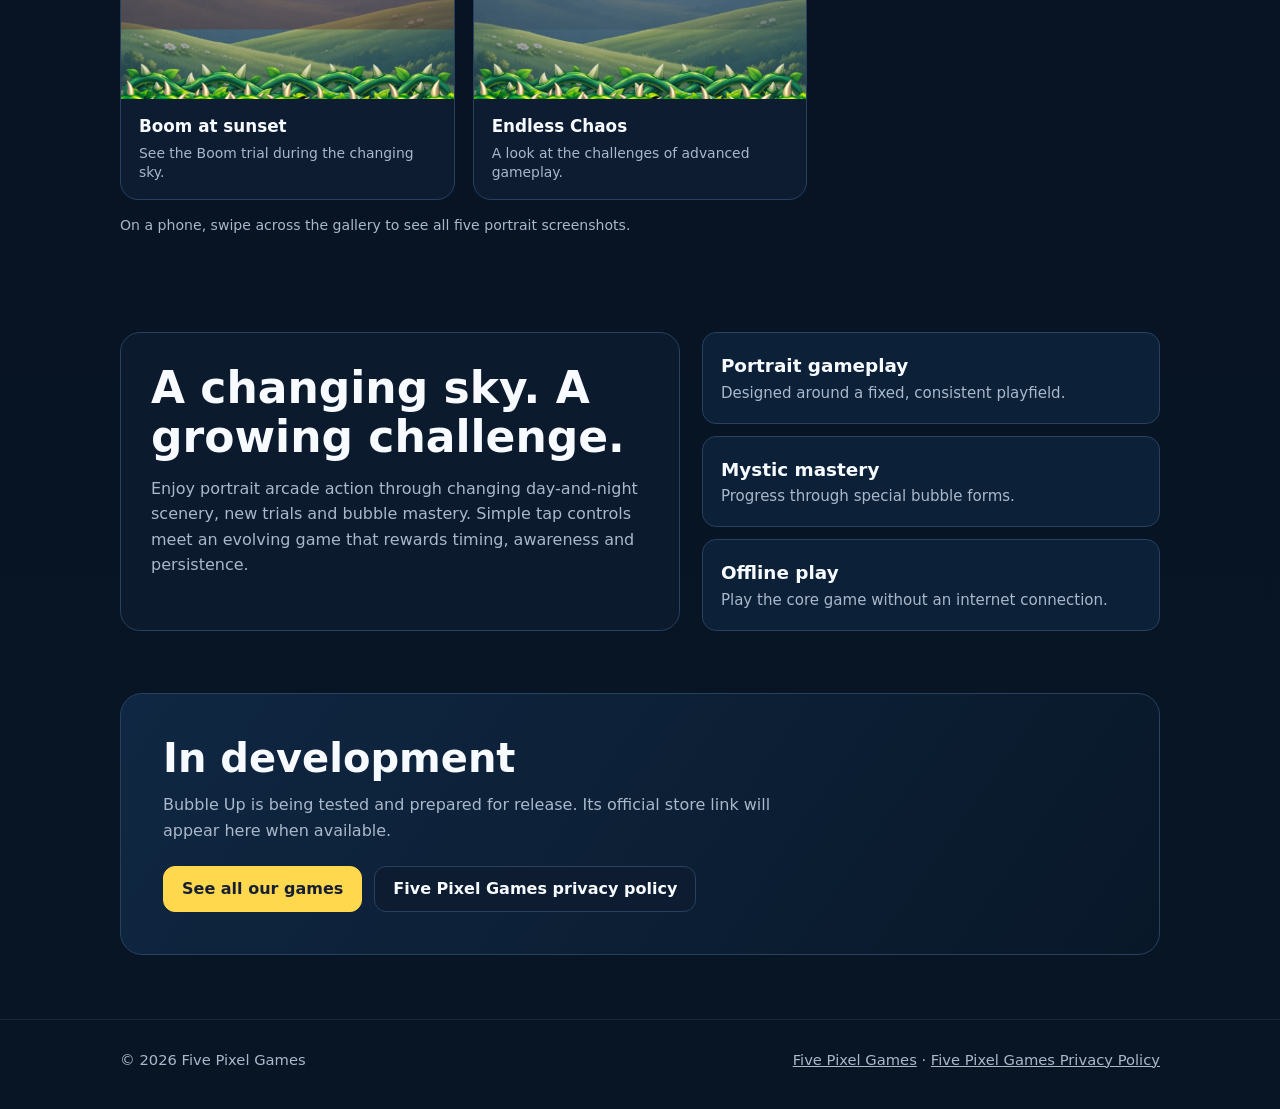
<file: bubble-up.html>
<!doctype html>
<html lang="en">
<head>
  <meta charset="utf-8">
  <meta name="viewport" content="width=device-width,initial-scale=1">
  <meta name="description" content="Bubble Up by Five Pixel Games: lift bubbles, avoid thorns, discover power-ups and Mystic mastery, and explore a changing day-and-night sky.">
  <title>Bubble Up | Five Pixel Games</title>
  <link rel="stylesheet" href="styles.css">
  <style>
    .bu-back{display:inline-flex;align-items:center;gap:8px;color:var(--accent-2);font-weight:750;text-decoration:none;margin:0 0 28px}
    .bu-back:hover,.bu-back:focus-visible{text-decoration:underline}
    .bu-hero{padding:40px 0 30px}
    .bu-headerline{display:flex;align-items:center;justify-content:space-between;flex-wrap:wrap;gap:10px;margin-bottom:16px}
    .bu-headerline .status{margin:0}
    .bu-tags{color:var(--muted);font-size:.9rem;font-weight:650}
    .bu-lead{display:grid;grid-template-columns:minmax(0,1fr) 150px;align-items:center;gap:32px}
    .bu-lead h1{font-size:clamp(3rem,8vw,5.7rem);margin:0 0 16px}
    .bu-tagline{font-size:clamp(1.16rem,2.5vw,1.5rem);line-height:1.45;color:var(--text);font-weight:750;max-width:670px;margin:0 0 12px}
    .bu-intro{font-size:1.05rem;max-width:690px;color:var(--muted);margin:0}
    .bu-icon{width:150px;height:150px;border-radius:28px;box-shadow:0 18px 38px rgba(0,0,0,.28);border:1px solid rgba(255,255,255,.12)}
    .bu-art{margin:32px 0 0;overflow:hidden;border-radius:22px;border:1px solid var(--line);background:var(--panel)}
    .bu-art img{width:100%;height:auto;aspect-ratio:1024/500;object-fit:cover}
    .bu-art figcaption{padding:9px 16px;color:var(--muted);font-size:.82rem}
    .bu-section{padding:48px 0}
    .bu-section h2{font-size:clamp(1.9rem,5vw,2.75rem);margin:0 0 14px}
    .bu-section-lede{max-width:740px;margin:0 0 28px;color:var(--muted);font-size:1.08rem}
    .bu-features{display:grid;grid-template-columns:repeat(2,minmax(0,1fr));gap:16px}
    .bu-feature{background:linear-gradient(160deg,rgba(16,40,68,.95),rgba(13,28,49,.95));border:1px solid var(--line);border-radius:18px;padding:24px}
    .bu-feature h3{font-size:1.25rem;margin:0 0 10px;color:var(--text)}
    .bu-feature p{margin:0;color:var(--muted)}
    .bu-feature-label{display:inline-block;color:var(--accent);letter-spacing:.11em;text-transform:uppercase;font-weight:850;font-size:.73rem;margin-bottom:12px}
    .bu-play{display:grid;grid-template-columns:minmax(0,1.1fr) minmax(220px,.9fr);gap:22px;align-items:stretch}
    .bu-play-copy{padding:30px;border:1px solid var(--line);border-radius:20px;background:rgba(13,28,49,.72)}
    .bu-play-copy p{color:var(--muted);margin:0}
    .bu-play-points{display:grid;gap:12px}
    .bu-play-point{border:1px solid var(--line);border-radius:14px;padding:18px;background:rgba(16,40,68,.62)}
    .bu-play-point strong{display:block;color:var(--text);font-size:1.15rem}
    .bu-play-point span{display:block;color:var(--muted);font-size:.94rem}

    .bu-gallery{display:grid;grid-template-columns:repeat(2,minmax(0,1fr));gap:18px}
    .bu-shot{display:block;text-decoration:none;color:inherit;overflow:hidden;border:1px solid var(--line);border-radius:18px;background:var(--panel);transition:transform .16s ease,border-color .16s ease}
    .bu-shot:hover{transform:translateY(-2px);border-color:var(--accent-2)}
    .bu-shot:focus-visible{outline:3px solid var(--accent-2);outline-offset:3px}
    .bu-shot img{display:block;width:100%;height:auto;aspect-ratio:16/9;object-fit:cover}
    .bu-shot-caption{display:block;padding:14px 18px 16px}
    .bu-shot-caption strong{display:block;font-size:1.05rem}
    .bu-shot-caption small{display:block;color:var(--muted);font-size:.87rem;line-height:1.4;margin-top:4px}
    .bu-shot:last-child{grid-column:1/-1;width:calc((100% - 18px)/2);justify-self:center}
    .bu-gallery-note{color:var(--muted);font-size:.88rem;margin:14px 0 0}
    @media(hover:none){.bu-shot:hover{transform:none}}
    .bu-cta{border:1px solid var(--line);border-radius:22px;padding:clamp(24px,5vw,42px);background:linear-gradient(125deg,rgba(16,40,68,.96),rgba(9,24,41,.96));margin:14px 0 64px}
    .bu-cta h2{font-size:clamp(1.9rem,5vw,2.5rem);margin:0 0 12px}
    .bu-cta p{color:var(--muted);max-width:650px;margin:0}
    .bu-cta .actions{margin-top:22px}
    @media(max-width:700px){
      .bu-hero{padding-top:26px}
      .bu-lead{grid-template-columns:1fr;gap:20px}
      .bu-icon{width:96px;height:96px;border-radius:19px;grid-row:1}
      .bu-features,.bu-play{grid-template-columns:1fr}
      .bu-gallery{display:flex;overflow-x:auto;scroll-snap-type:x mandatory;gap:14px;padding:2px 2px 15px;overscroll-behavior-x:contain;-webkit-overflow-scrolling:touch}
      .bu-shot,.bu-shot:last-child{flex:0 0 min(82vw,370px);width:auto;scroll-snap-align:start;justify-self:auto}
      .bu-shot-caption{padding:12px 14px 14px}
      .bu-section{padding:34px 0}
      .bu-art{margin-top:26px;border-radius:16px}
      .bu-feature{padding:20px}
      .bu-cta{margin-bottom:36px}
    }
  
    /* Bubble Up's five real portrait screenshots: no crops, responsive swipe on phones. */
    .bu-gallery{grid-template-columns:repeat(3,minmax(0,1fr))}
    .bu-shot img{aspect-ratio:9/16;object-fit:contain;background:#091a2c}
    .bu-shot:last-child{grid-column:auto;width:auto;justify-self:stretch}
    @media(max-width:700px){
      .bu-gallery{display:flex;gap:14px}
      .bu-shot,.bu-shot:last-child{flex:0 0 min(74vw,330px);width:auto}
    }
  </style>
</head>
<body>
  <header class="site-header">
    <div class="wrap nav">
      <a class="brand-mark" href="index.html" aria-label="Five Pixel Games home"><img src="5%20pixel%20master%20alpha.webp" alt="Five Pixel Games"></a>
      <nav class="nav-links" aria-label="Primary">
        <a href="index.html">Home</a>
        <a href="index.html#games">Games</a>
        <a href="privacy-policy.html">Privacy</a>
        <a href="mailto:fivepixelgames@gmail.com">Contact</a>
      </nav>
    </div>
  </header>

  <main>
    <section class="bu-hero">
      <div class="wrap">
        <a class="bu-back" href="index.html#games" aria-label="Back to all games">&#8592; All games</a>
        <div class="bu-headerline">
          <div class="status">In development</div>
          <div class="bu-tags">Arcade &middot; Casual &middot; Single player &middot; Offline</div>
        </div>
        <div class="bu-lead">
          <div>
            <h1>Bubble Up</h1>
            <p class="bu-tagline">Tap to keep your bubbles floating and protect them from dangerous thorns.</p>
            <p class="bu-intro">A colourful portrait arcade adventure from Five Pixel Games. Discover helpful power-ups, evolve Mystic bubbles through mastery, and take on changing challenges beneath a day-and-night sky.</p>
            <div class="actions">
              <a class="button primary" href="#gameplay">Explore gameplay</a>
              <a class="button" href="#screenshots">Screenshots</a>
              <a class="button" href="privacy-policy.html">Privacy policy</a>
            </div>
          </div>
          <img class="bu-icon" src="BU_Icon_Web.webp" alt="Bubble Up app icon" width="150" height="150">
        </div>
        <figure class="bu-art">
          <img src="BU_Feature_Graphic_Web.webp" alt="Bubble Up promotional artwork featuring bubbles and a changing sky" width="1024" height="500" fetchpriority="high">
          <figcaption>Official Bubble Up promotional artwork</figcaption>
        </figure>
      </div>
    </section>

    <section class="bu-section" id="gameplay" aria-labelledby="bu-gameplay-heading">
      <div class="wrap">
        <h2 id="bu-gameplay-heading">Keep them floating. Keep them safe.</h2>
        <p class="bu-section-lede">Guide your bubbles with taps, protect them from the thorns above, and adapt to new hazards and helpful surprises as the run progresses.</p>
        <div class="bu-features">
          <article class="bu-feature"><span class="bu-feature-label">01 / Tap</span><h3>Rise with every tap</h3><p>Keep your bubbles moving upward while managing the changing challenges around them.</p></article>
          <article class="bu-feature"><span class="bu-feature-label">02 / Survive</span><h3>Watch the thorns</h3><p>Protect your bubbles from dangerous obstacles and stay in control of the playfield.</p></article>
          <article class="bu-feature"><span class="bu-feature-label">03 / Discover</span><h3>Useful power-ups</h3><p>Look for special effects and opportunities to help your bubbles survive.</p></article>
          <article class="bu-feature"><span class="bu-feature-label">04 / Master</span><h3>Mystic bubble evolution</h3><p>Develop mastery, unlock Mystic forms, and see how far you can progress.</p></article>
        </div>
      </div>
    </section>

    <section class="bu-section" id="screenshots" aria-labelledby="bu-screens-heading">
      <div class="wrap">
        <h2 id="bu-screens-heading">See Bubble Up in action</h2>
        <p class="bu-section-lede">Five gameplay captures from the approved V25 game, showcasing Ascension, power-ups, changing skies, and advanced challenges. Select any screenshot to view it larger.</p>
        <div class="bu-gallery">
          <a class="bu-shot" href="screenshots/bubble-up/01_Stage23_Ascension.webp" target="_blank" rel="noopener" aria-label="View full-size screenshot: Ascension at Stage 23">
            <img src="screenshots/bubble-up/01_Stage23_Ascension.webp" alt="Bubble Up gameplay screenshot showing Stage 23 and Ascension progression" width="1080" height="1920" loading="lazy" decoding="async">
            <span class="bu-shot-caption"><strong>Ascension at Stage 23</strong><small>Bubble Up Stage 23 gameplay featuring early Ascension progress.</small></span>
          </a>
          <a class="bu-shot" href="screenshots/bubble-up/02_Early_Powerup.webp" target="_blank" rel="noopener" aria-label="View full-size screenshot: Early power-up">
            <img src="screenshots/bubble-up/02_Early_Powerup.webp" alt="Bubble Up early gameplay with an available power-up" width="1080" height="1920" loading="lazy" decoding="async">
            <span class="bu-shot-caption"><strong>Early power-up</strong><small>Discover useful power-ups during the early stages.</small></span>
          </a>
          <a class="bu-shot" href="screenshots/bubble-up/03_Storm_Night.webp" target="_blank" rel="noopener" aria-label="View full-size screenshot: Storm at night">
            <img src="screenshots/bubble-up/03_Storm_Night.webp" alt="Bubble Up storm trial gameplay in the night setting" width="1080" height="1920" loading="lazy" decoding="async">
            <span class="bu-shot-caption"><strong>Storm at night</strong><small>Face a trial beneath the nighttime sky.</small></span>
          </a>
          <a class="bu-shot" href="screenshots/bubble-up/04_Boom_Sunset.webp" target="_blank" rel="noopener" aria-label="View full-size screenshot: Boom at sunset">
            <img src="screenshots/bubble-up/04_Boom_Sunset.webp" alt="Bubble Up Boom trial gameplay at sunset" width="1080" height="1920" loading="lazy" decoding="async">
            <span class="bu-shot-caption"><strong>Boom at sunset</strong><small>See the Boom trial during the changing sky.</small></span>
          </a>
          <a class="bu-shot" href="screenshots/bubble-up/05_Endless_Chaos.webp" target="_blank" rel="noopener" aria-label="View full-size screenshot: Endless Chaos">
            <img src="screenshots/bubble-up/05_Endless_Chaos.webp" alt="Bubble Up Endless Chaos advanced gameplay screenshot" width="1080" height="1920" loading="lazy" decoding="async">
            <span class="bu-shot-caption"><strong>Endless Chaos</strong><small>A look at the challenges of advanced gameplay.</small></span>
          </a>
        </div>
        <p class="bu-gallery-note">On a phone, swipe across the gallery to see all five portrait screenshots.</p>
      </div>
    </section>

    <section class="bu-section" aria-labelledby="bu-adventure-heading">
      <div class="wrap bu-play">
        <div class="bu-play-copy">
          <h2 id="bu-adventure-heading">A changing sky. A growing challenge.</h2>
          <p>Enjoy portrait arcade action through changing day-and-night scenery, new trials and bubble mastery. Simple tap controls meet an evolving game that rewards timing, awareness and persistence.</p>
        </div>
        <div class="bu-play-points">
          <div class="bu-play-point"><strong>Portrait gameplay</strong><span>Designed around a fixed, consistent playfield.</span></div>
          <div class="bu-play-point"><strong>Mystic mastery</strong><span>Progress through special bubble forms.</span></div>
          <div class="bu-play-point"><strong>Offline play</strong><span>Play the core game without an internet connection.</span></div>
        </div>
      </div>
    </section>

    <div class="wrap">
      <section class="bu-cta" aria-labelledby="bu-release-heading">
        <h2 id="bu-release-heading">In development</h2>
        <p>Bubble Up is being tested and prepared for release. Its official store link will appear here when available.</p>
        <div class="actions">
          <a class="button primary" href="index.html#games">See all our games</a>
          <a class="button" href="privacy-policy.html">Five Pixel Games privacy policy</a>
        </div>
      </section>
    </div>
  </main>

  <footer><div class="wrap footer-row">
    <span>&copy; 2026 Five Pixel Games</span>
    <span><a href="index.html">Five Pixel Games</a> &middot; <a href="privacy-policy.html">Five Pixel Games Privacy Policy</a></span>
  </div></footer>
</body>
</html>
</file>
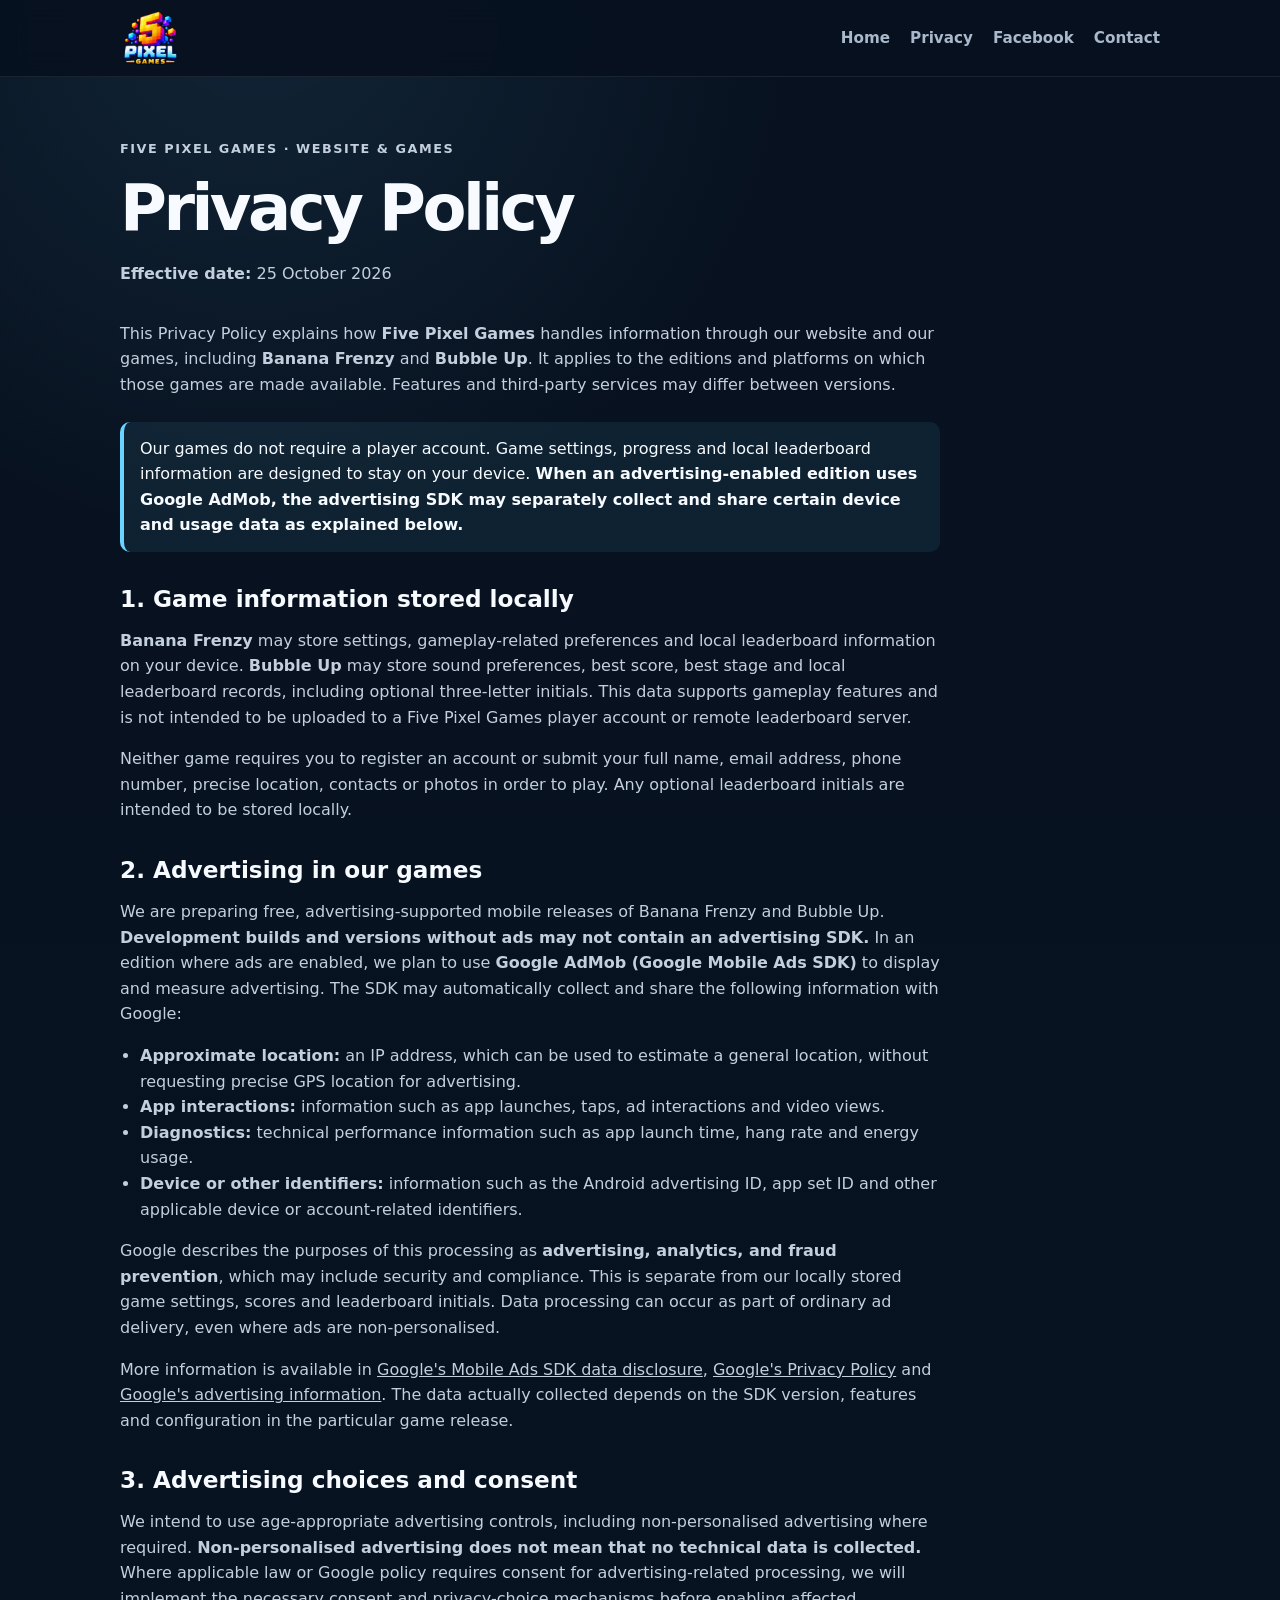
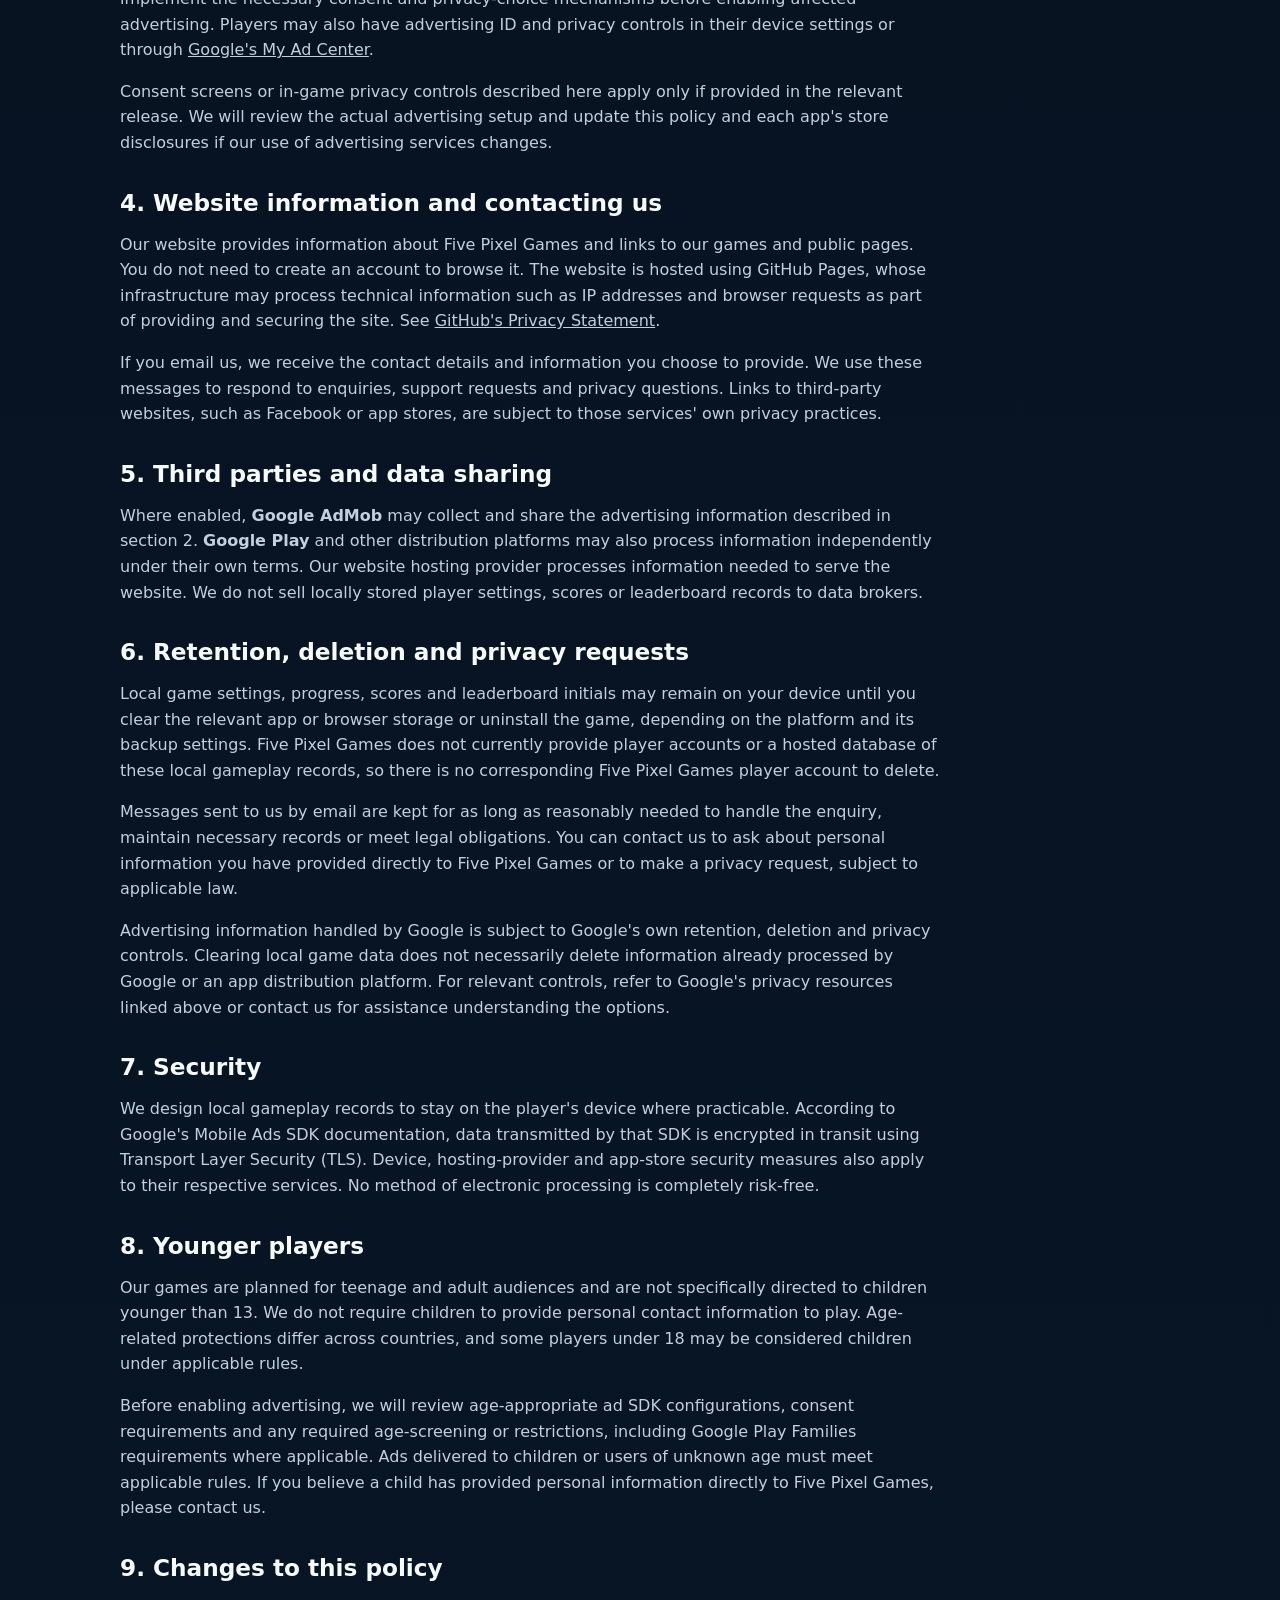
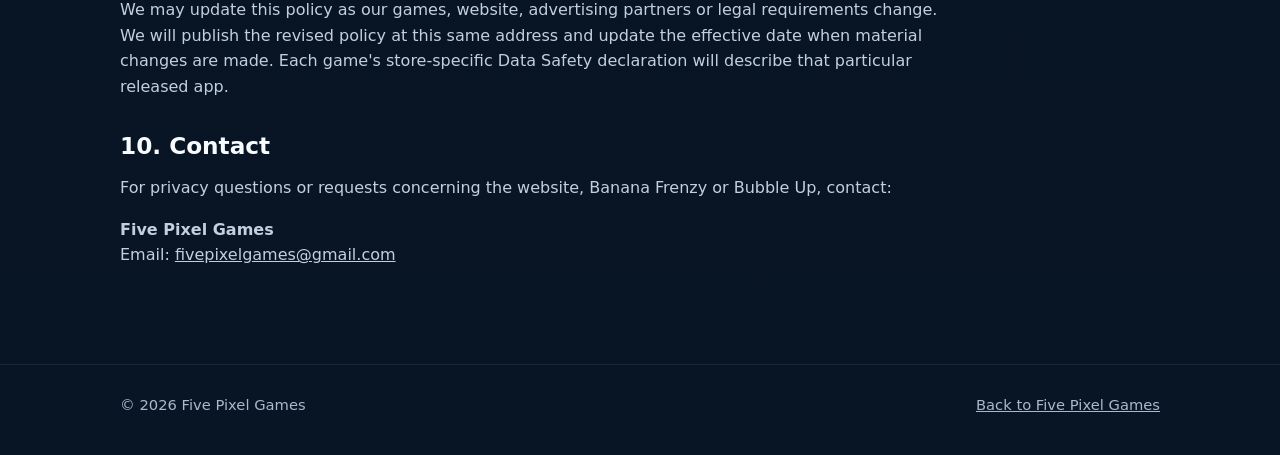
<file: privacy-policy.html>
<!doctype html>
<html lang="en">
<head>
  <meta charset="utf-8">
  <meta name="viewport" content="width=device-width,initial-scale=1">
  <meta name="description" content="Privacy Policy for Five Pixel Games, Banana Frenzy, Bubble Up and the Five Pixel Games website.">
  <title>Privacy Policy | Five Pixel Games</title>
  <link rel="stylesheet" href="styles.css">
</head>
<body>
  <header class="site-header">
    <div class="wrap nav">
      <a class="brand-mark" href="index.html" aria-label="Five Pixel Games home">
        <img src="5%20pixel%20master%20alpha.webp" alt="Five Pixel Games">
      </a>
      <nav class="nav-links" aria-label="Primary">
        <a href="index.html">Home</a>
        <a href="privacy-policy.html" aria-current="page">Privacy</a>
        <a href="https://www.facebook.com/profile.php?id=61595607810452" target="_blank" rel="noopener noreferrer" aria-label="Five Pixel Games on Facebook (opens in a new tab)">Facebook</a>
        <a href="mailto:fivepixelgames@gmail.com">Contact</a>
      </nav>
    </div>
  </header>

  <main class="prose">
    <div class="wrap">
      <article>
        <p class="eyebrow">Five Pixel Games · Website &amp; Games</p>
        <h1>Privacy Policy</h1>
        <p class="meta"><strong>Effective date:</strong> 25 October 2026</p>

        <p>This Privacy Policy explains how <strong>Five Pixel Games</strong> handles information through our website and our games, including <strong>Banana Frenzy</strong> and <strong>Bubble Up</strong>. It applies to the editions and platforms on which those games are made available. Features and third-party services may differ between versions.</p>

        <div class="callout">
          Our games do not require a player account. Game settings, progress and local leaderboard information are designed to stay on your device. <strong>When an advertising-enabled edition uses Google AdMob, the advertising SDK may separately collect and share certain device and usage data as explained below.</strong>
        </div>

        <h2>1. Game information stored locally</h2>
        <p><strong>Banana Frenzy</strong> may store settings, gameplay-related preferences and local leaderboard information on your device. <strong>Bubble Up</strong> may store sound preferences, best score, best stage and local leaderboard records, including optional three-letter initials. This data supports gameplay features and is not intended to be uploaded to a Five Pixel Games player account or remote leaderboard server.</p>
        <p>Neither game requires you to register an account or submit your full name, email address, phone number, precise location, contacts or photos in order to play. Any optional leaderboard initials are intended to be stored locally.</p>

        <h2>2. Advertising in our games</h2>
        <p>We are preparing free, advertising-supported mobile releases of Banana Frenzy and Bubble Up. <strong>Development builds and versions without ads may not contain an advertising SDK.</strong> In an edition where ads are enabled, we plan to use <strong>Google AdMob (Google Mobile Ads SDK)</strong> to display and measure advertising. The SDK may automatically collect and share the following information with Google:</p>
        <ul>
          <li><strong>Approximate location:</strong> an IP address, which can be used to estimate a general location, without requesting precise GPS location for advertising.</li>
          <li><strong>App interactions:</strong> information such as app launches, taps, ad interactions and video views.</li>
          <li><strong>Diagnostics:</strong> technical performance information such as app launch time, hang rate and energy usage.</li>
          <li><strong>Device or other identifiers:</strong> information such as the Android advertising ID, app set ID and other applicable device or account-related identifiers.</li>
        </ul>
        <p>Google describes the purposes of this processing as <strong>advertising, analytics, and fraud prevention</strong>, which may include security and compliance. This is separate from our locally stored game settings, scores and leaderboard initials. Data processing can occur as part of ordinary ad delivery, even where ads are non-personalised.</p>
        <p>More information is available in <a href="https://developers.google.com/admob/android/privacy/play-data-disclosure" target="_blank" rel="noopener noreferrer">Google's Mobile Ads SDK data disclosure</a>, <a href="https://policies.google.com/privacy" target="_blank" rel="noopener noreferrer">Google's Privacy Policy</a> and <a href="https://policies.google.com/technologies/ads" target="_blank" rel="noopener noreferrer">Google's advertising information</a>. The data actually collected depends on the SDK version, features and configuration in the particular game release.</p>

        <h2>3. Advertising choices and consent</h2>
        <p>We intend to use age-appropriate advertising controls, including non-personalised advertising where required. <strong>Non-personalised advertising does not mean that no technical data is collected.</strong> Where applicable law or Google policy requires consent for advertising-related processing, we will implement the necessary consent and privacy-choice mechanisms before enabling affected advertising. Players may also have advertising ID and privacy controls in their device settings or through <a href="https://myadcenter.google.com/" target="_blank" rel="noopener noreferrer">Google's My Ad Center</a>.</p>
        <p>Consent screens or in-game privacy controls described here apply only if provided in the relevant release. We will review the actual advertising setup and update this policy and each app's store disclosures if our use of advertising services changes.</p>

        <h2>4. Website information and contacting us</h2>
        <p>Our website provides information about Five Pixel Games and links to our games and public pages. You do not need to create an account to browse it. The website is hosted using GitHub Pages, whose infrastructure may process technical information such as IP addresses and browser requests as part of providing and securing the site. See <a href="https://docs.github.com/en/site-policy/privacy-policies/github-general-privacy-statement" target="_blank" rel="noopener noreferrer">GitHub's Privacy Statement</a>.</p>
        <p>If you email us, we receive the contact details and information you choose to provide. We use these messages to respond to enquiries, support requests and privacy questions. Links to third-party websites, such as Facebook or app stores, are subject to those services' own privacy practices.</p>

        <h2>5. Third parties and data sharing</h2>
        <p>Where enabled, <strong>Google AdMob</strong> may collect and share the advertising information described in section 2. <strong>Google Play</strong> and other distribution platforms may also process information independently under their own terms. Our website hosting provider processes information needed to serve the website. We do not sell locally stored player settings, scores or leaderboard records to data brokers.</p>

        <h2>6. Retention, deletion and privacy requests</h2>
        <p>Local game settings, progress, scores and leaderboard initials may remain on your device until you clear the relevant app or browser storage or uninstall the game, depending on the platform and its backup settings. Five Pixel Games does not currently provide player accounts or a hosted database of these local gameplay records, so there is no corresponding Five Pixel Games player account to delete.</p>
        <p>Messages sent to us by email are kept for as long as reasonably needed to handle the enquiry, maintain necessary records or meet legal obligations. You can contact us to ask about personal information you have provided directly to Five Pixel Games or to make a privacy request, subject to applicable law.</p>
        <p>Advertising information handled by Google is subject to Google's own retention, deletion and privacy controls. Clearing local game data does not necessarily delete information already processed by Google or an app distribution platform. For relevant controls, refer to Google's privacy resources linked above or contact us for assistance understanding the options.</p>

        <h2>7. Security</h2>
        <p>We design local gameplay records to stay on the player's device where practicable. According to Google's Mobile Ads SDK documentation, data transmitted by that SDK is encrypted in transit using Transport Layer Security (TLS). Device, hosting-provider and app-store security measures also apply to their respective services. No method of electronic processing is completely risk-free.</p>

        <h2>8. Younger players</h2>
        <p>Our games are planned for teenage and adult audiences and are not specifically directed to children younger than 13. We do not require children to provide personal contact information to play. Age-related protections differ across countries, and some players under 18 may be considered children under applicable rules.</p>
        <p>Before enabling advertising, we will review age-appropriate ad SDK configurations, consent requirements and any required age-screening or restrictions, including Google Play Families requirements where applicable. Ads delivered to children or users of unknown age must meet applicable rules. If you believe a child has provided personal information directly to Five Pixel Games, please contact us.</p>

        <h2>9. Changes to this policy</h2>
        <p>We may update this policy as our games, website, advertising partners or legal requirements change. We will publish the revised policy at this same address and update the effective date when material changes are made. Each game's store-specific Data Safety declaration will describe that particular released app.</p>

        <h2>10. Contact</h2>
        <p>For privacy questions or requests concerning the website, Banana Frenzy or Bubble Up, contact:</p>
        <p><strong>Five Pixel Games</strong><br>
        Email: <a href="mailto:fivepixelgames@gmail.com">fivepixelgames@gmail.com</a></p>
      </article>
    </div>
  </main>

  <footer>
    <div class="wrap footer-row">
      <span>© 2026 Five Pixel Games</span>
      <span><a href="index.html">Back to Five Pixel Games</a></span>
    </div>
  </footer>
</body>
</html>
</file>
<file: styles.css>
:root{
  --bg:#07111f;
  --panel:#0d1c31;
  --panel-2:#102844;
  --text:#f7fbff;
  --muted:#a9b8ca;
  --line:#27415f;
  --accent:#ffd84d;
  --accent-2:#69d4ff;
  --max:1040px;
}
*{box-sizing:border-box}
html{scroll-behavior:smooth}
body{
  margin:0;
  font-family:Inter,ui-sans-serif,system-ui,-apple-system,BlinkMacSystemFont,"Segoe UI",sans-serif;
  background:
    radial-gradient(circle at 20% 0%,rgba(105,212,255,.10),transparent 34rem),
    linear-gradient(180deg,#07111f 0%,#081525 100%);
  color:var(--text);
  line-height:1.6;
}
img{display:block;max-width:100%}
a{color:inherit}
.wrap{width:min(calc(100% - 32px),var(--max));margin:0 auto}
.site-header{
  position:sticky;top:0;z-index:10;
  border-bottom:1px solid rgba(255,255,255,.08);
  background:rgba(7,17,31,.92);
  backdrop-filter:blur(14px);
}
.nav{display:flex;align-items:center;justify-content:space-between;gap:20px;min-height:76px}
.brand-mark{
  display:flex;align-items:center;text-decoration:none;min-width:56px;
}
.brand-mark img{
  width:58px;height:58px;object-fit:contain;
}
.nav-links{display:flex;gap:20px;align-items:center;flex-wrap:wrap}
.nav-links a{color:var(--muted);text-decoration:none;font-weight:700;font-size:.95rem}
.nav-links a:hover,.nav-links a:focus-visible{color:var(--text)}
.hero{padding:72px 0 58px}
.hero-grid{
  display:grid;grid-template-columns:minmax(0,1.2fr) minmax(220px,.8fr);
  gap:48px;align-items:center;
}
.hero-copy{min-width:0}
.hero-logo-wrap{display:flex;justify-content:center;align-items:center}
.hero-logo{width:min(100%,360px);filter:drop-shadow(0 20px 32px rgba(0,0,0,.24))}
.eyebrow{
  margin:0 0 14px;color:var(--accent-2);font-weight:800;letter-spacing:.12em;
  text-transform:uppercase;font-size:.8rem;
}
h1,h2,h3{line-height:1.12;margin-top:0}
h1{font-size:clamp(2.6rem,8vw,5.7rem);letter-spacing:-.055em;margin-bottom:18px}
.hero p{max-width:700px;color:var(--muted);font-size:clamp(1.05rem,2.4vw,1.3rem);margin:0}
.actions{display:flex;gap:12px;flex-wrap:wrap;margin-top:30px}
.compact-actions{margin-top:22px}
.button{
  display:inline-flex;align-items:center;justify-content:center;min-height:46px;padding:0 18px;
  border:1px solid var(--line);border-radius:12px;text-decoration:none;font-weight:850;
  background:var(--panel);color:var(--text);
}
.button.primary{background:var(--accent);border-color:var(--accent);color:#172033}
.button:hover,.button:focus-visible{transform:translateY(-1px)}
.section{padding:28px 0 72px}
.game-card{
  overflow:hidden;border:1px solid var(--line);border-radius:22px;
  background:linear-gradient(180deg,rgba(16,40,68,.95),rgba(13,28,49,.95));
}
.game-card + .game-card{margin-top:18px}
.game-banner{
  width:100%;aspect-ratio:1024/500;object-fit:cover;
  border-bottom:1px solid var(--line);
}
.game-body{
  display:grid;grid-template-columns:116px minmax(0,1fr);gap:24px;align-items:start;
  padding:clamp(22px,4vw,34px);
}
.game-icon{
  width:116px;height:116px;border-radius:22px;object-fit:cover;
  border:1px solid rgba(255,255,255,.12);
}
.game-copy h2{font-size:clamp(1.8rem,4vw,2.5rem);margin-bottom:10px}
.game-copy p{color:var(--muted);margin-bottom:0}
.status{
  display:inline-flex;align-items:center;gap:8px;margin-bottom:14px;
  color:#d7e7f7;font-weight:800;font-size:.86rem;letter-spacing:.06em;text-transform:uppercase;
}
.status::before{content:"";width:9px;height:9px;border-radius:50%;background:var(--accent)}
.grid{display:grid;grid-template-columns:repeat(2,minmax(0,1fr));gap:18px;margin-top:18px}
.mini{border:1px solid var(--line);border-radius:16px;padding:22px;background:rgba(13,28,49,.72)}
.mini h3{margin-bottom:8px}
.mini p{margin:0;color:var(--muted)}
.prose{padding:62px 0 80px}
.prose article{max-width:820px}
.prose h1{font-size:clamp(2.2rem,6vw,4rem);margin-bottom:12px}
.prose h2{font-size:1.45rem;margin-top:34px;margin-bottom:10px}
.prose p,.prose li{color:#c3cfdd}
.prose ul{padding-left:1.25rem}
.meta{color:var(--muted);margin-bottom:34px}
.callout{
  border-left:4px solid var(--accent-2);background:rgba(105,212,255,.08);
  border-radius:10px;padding:14px 16px;margin:24px 0;
}
footer{border-top:1px solid rgba(255,255,255,.08);padding:28px 0 38px;color:var(--muted);font-size:.92rem}
.footer-row{display:flex;justify-content:space-between;gap:18px;flex-wrap:wrap}
.footer-row a{color:var(--muted)}
@media(max-width:760px){
  .nav{padding:10px 0}
  .nav-links{justify-content:flex-end;gap:14px}
  .brand-mark img{width:52px;height:52px}
  .hero{padding-top:48px}
  .hero-grid{grid-template-columns:1fr;gap:26px}
  .hero-logo-wrap{order:-1}
  .hero-logo{width:min(72vw,300px)}
  .game-body{grid-template-columns:82px minmax(0,1fr);gap:16px}
  .game-icon{width:82px;height:82px;border-radius:18px}
  .grid{grid-template-columns:1fr}
}
@media(max-width:480px){
  .nav{align-items:center}
  .nav-links{gap:10px}
  .nav-links a{font-size:.86rem}
  .game-body{grid-template-columns:1fr}
  .game-icon{width:88px;height:88px}
}
@media(prefers-reduced-motion:no-preference){
  .button{transition:transform .15s ease}
}
</file>
